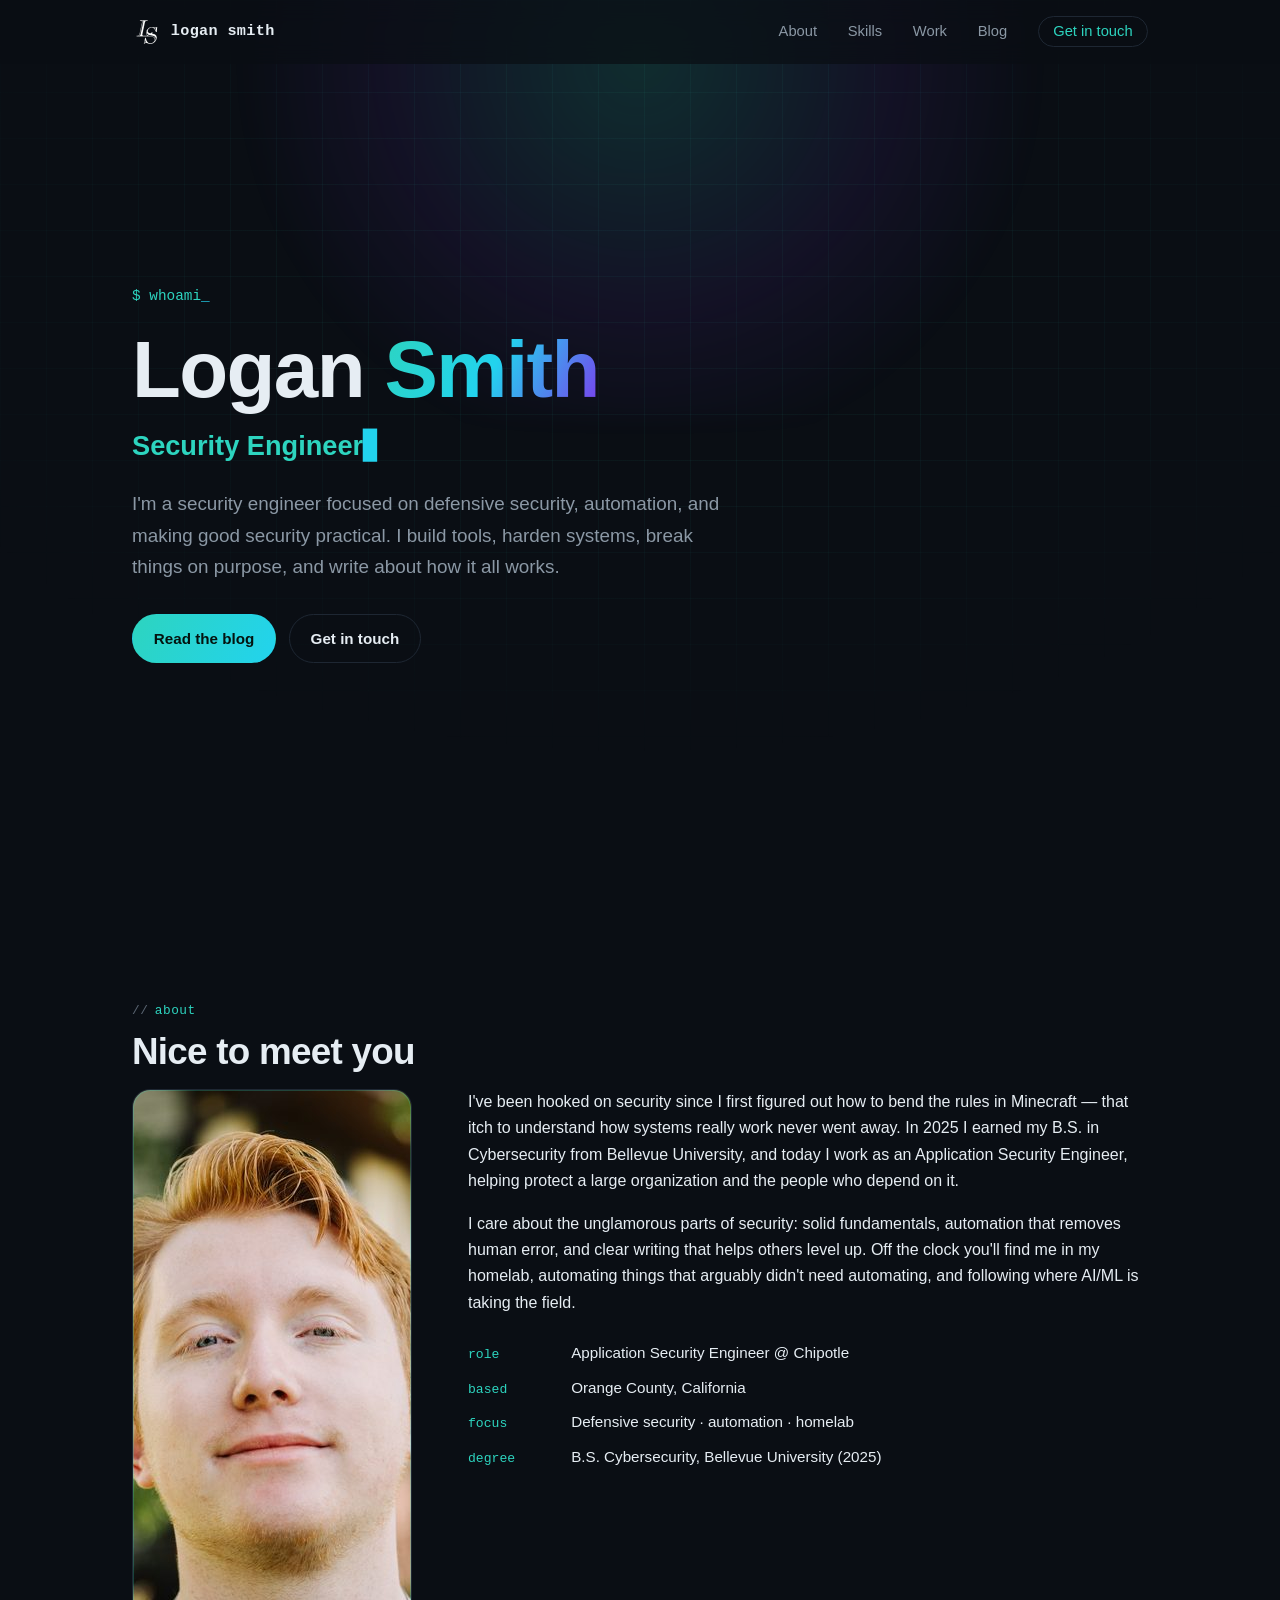
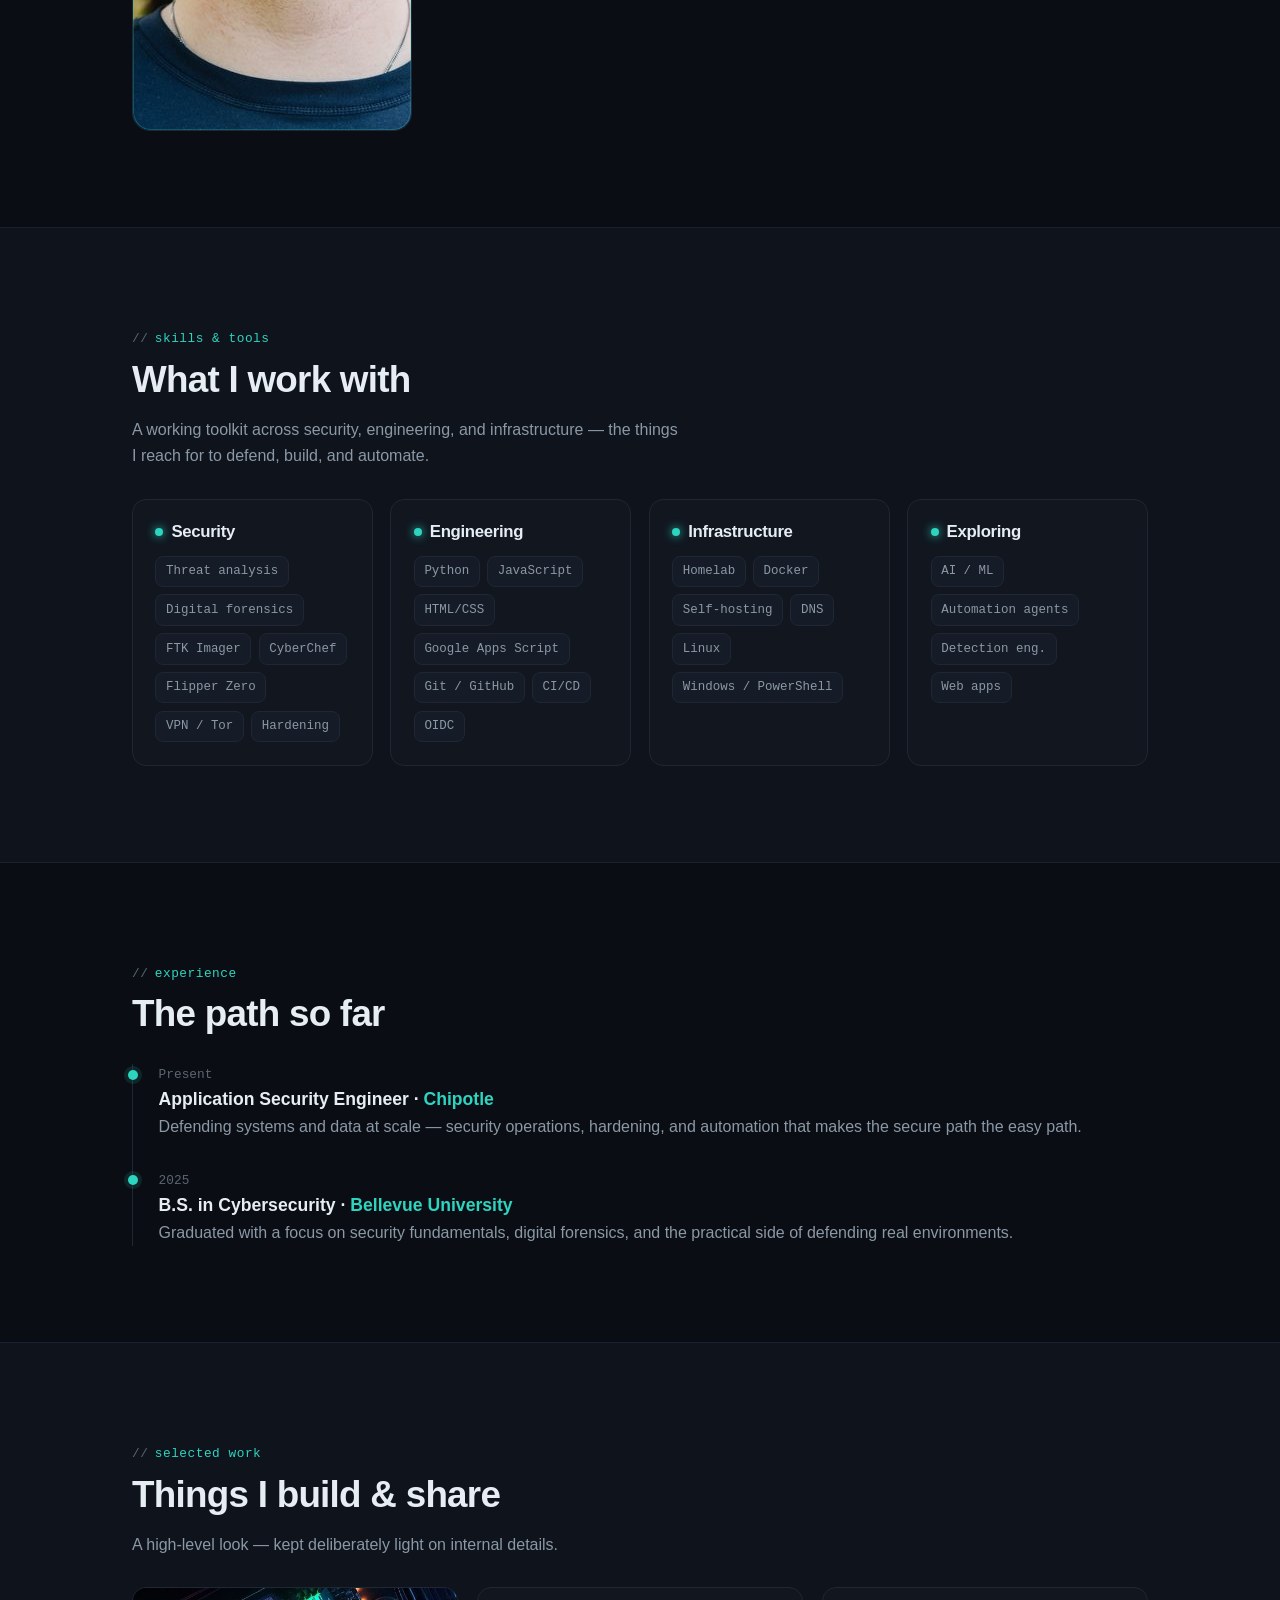
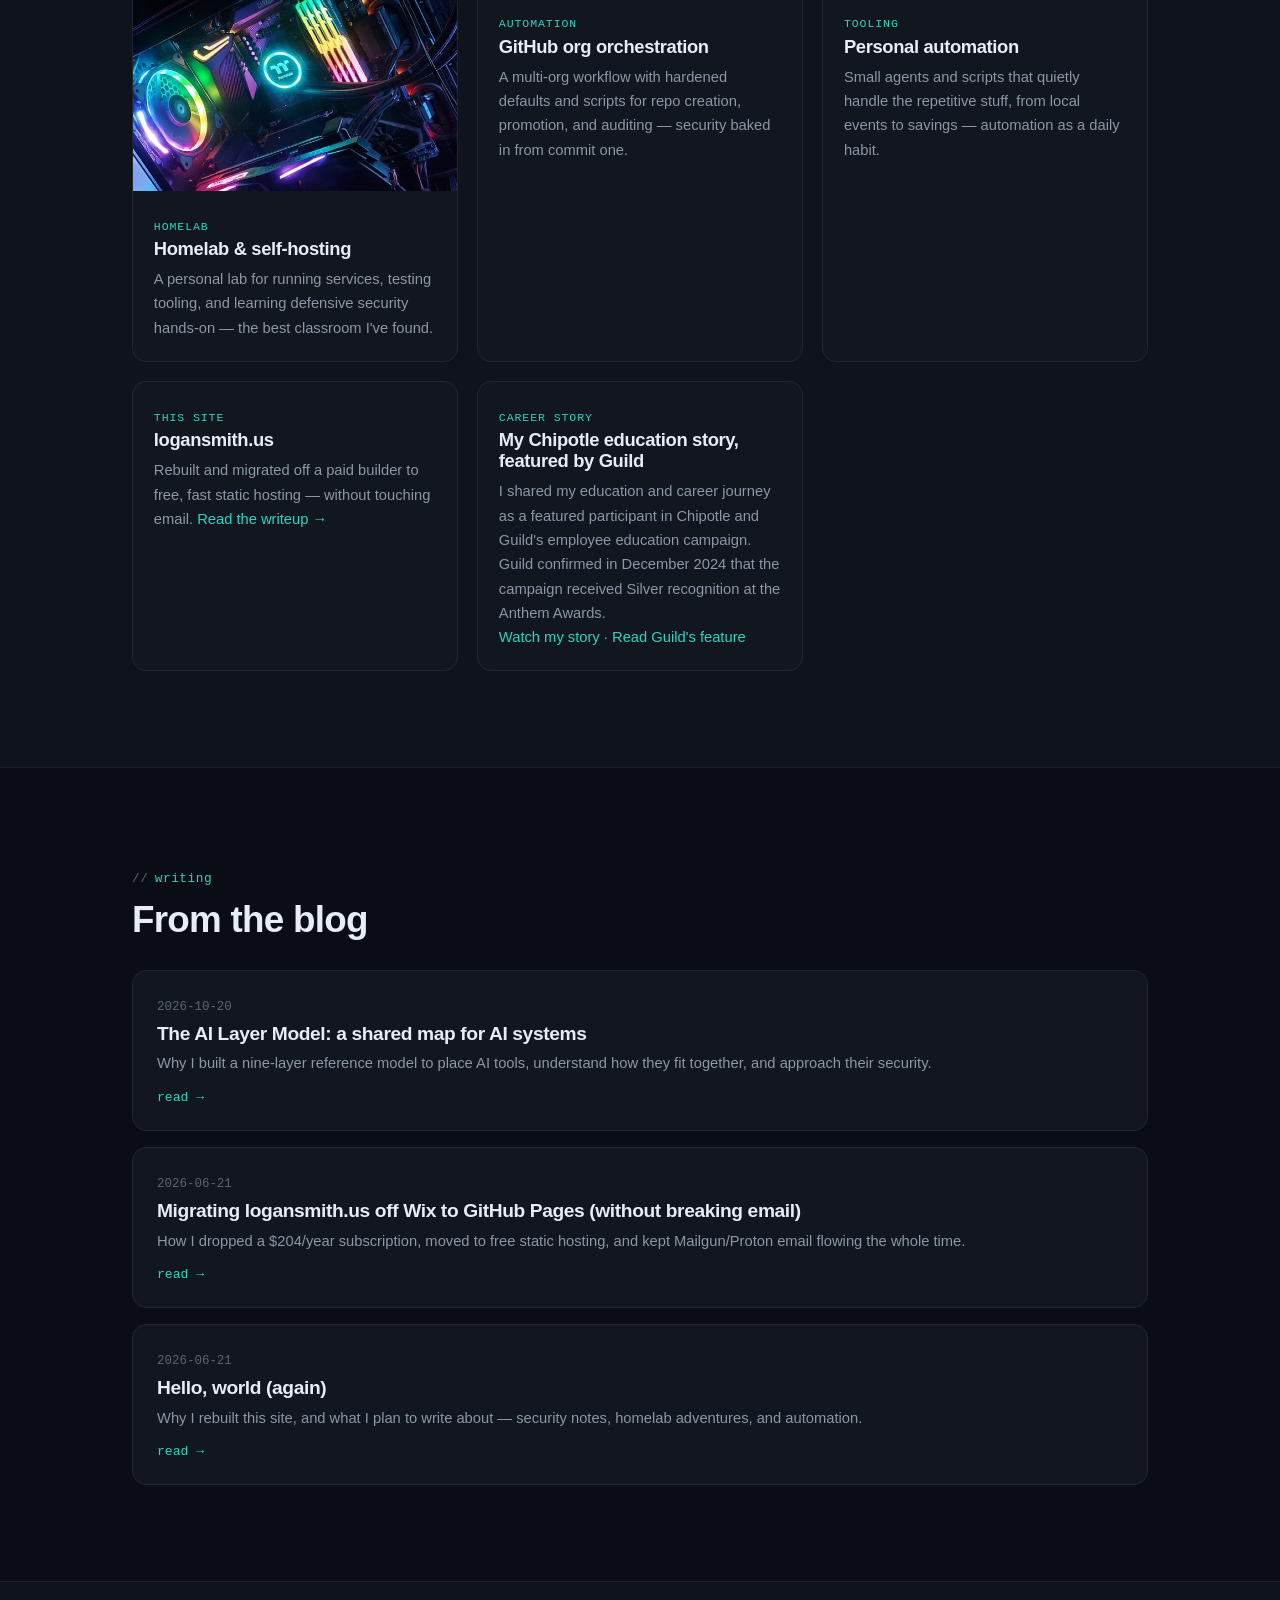
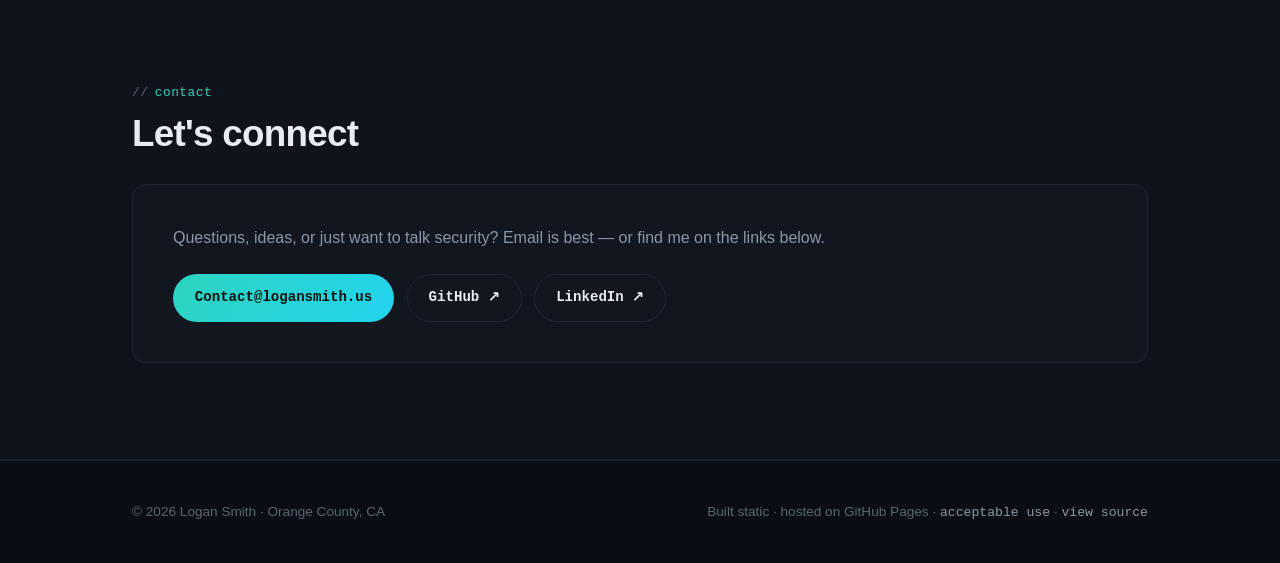
<file: index.html>
<!DOCTYPE html>
<html lang="en">
<head>
  <meta charset="UTF-8">
  <meta name="viewport" content="width=device-width, initial-scale=1.0">
  <title>Logan Smith — Security Engineer</title>
  <meta name="description" content="Logan Smith — Application Security Engineer based in Orange County, CA. Defensive security, automation, homelab, and writing about how it all works.">
  <meta name="theme-color" content="#0a0e14">
  <link rel="icon" type="image/png" href="favicon.png">
  <link rel="apple-touch-icon" href="apple-touch-icon.png">
  <link rel="manifest" href="site.webmanifest">
  <meta property="og:title" content="Logan Smith — Security Engineer">
  <meta property="og:description" content="Defensive security, automation, and homelab notes from Orange County, CA.">
  <meta property="og:type" content="website">
  <meta property="og:url" content="https://logansmith.us/">
  <meta property="og:image" content="https://logansmith.us/profile.jpg">
  <meta property="og:image:alt" content="Portrait of Logan Smith">
  <meta name="twitter:card" content="summary">
  <link rel="canonical" href="https://logansmith.us/">
  <link rel="alternate" type="application/rss+xml" title="Logan Smith — Blog" href="https://logansmith.us/feed.xml">
  <link rel="describedby" type="text/markdown" href="https://logansmith.us/llms.txt">
  <link rel="stylesheet" href="style.css?v=2">
  <script type="application/ld+json">
  {
    "@context": "https://schema.org",
    "@type": "Person",
    "name": "Logan Smith",
    "url": "https://logansmith.us/",
    "image": "https://logansmith.us/profile.jpg",
    "jobTitle": "Application Security Engineer",
    "email": "mailto:Contact@logansmith.us",
    "homeLocation": { "@type": "Place", "name": "Orange County, California" },
    "sameAs": [
      "https://github.com/Logans415",
      "https://www.linkedin.com/in/certified-nerd/"
    ]
  }
  </script>
</head>
<body>
  <header class="site-header" id="header">
    <nav class="nav" aria-label="Primary">
      <a class="brand" href="/" aria-label="Logan Smith home">
        <img src="ls-logo.png" alt="">
        <span>logan&nbsp;smith</span>
      </a>
      <button class="nav-toggle" id="navToggle" aria-label="Toggle menu" aria-expanded="false" aria-controls="navLinks">
        <svg width="24" height="24" viewBox="0 0 24 24" fill="none" stroke="currentColor" stroke-width="2" stroke-linecap="round"><line x1="3" y1="6" x2="21" y2="6"/><line x1="3" y1="12" x2="21" y2="12"/><line x1="3" y1="18" x2="21" y2="18"/></svg>
      </button>
      <ul class="nav-links" id="navLinks">
        <li><a href="#about">About</a></li>
        <li><a href="#skills">Skills</a></li>
        <li><a href="#work">Work</a></li>
        <li><a href="blog.html">Blog</a></li>
        <li><a class="nav-cta" href="#contact">Get in touch</a></li>
      </ul>
    </nav>
  </header>

  <main>
    <!-- HERO -->
    <section class="hero" id="top">
      <div class="hero-bg" aria-hidden="true"></div>
      <div class="container">
        <p class="hero-kicker">$ whoami<span class="blink">_</span></p>
        <h1>Logan <span class="grad">Smith</span></h1>
        <div class="typed-wrap"><span class="typed" id="typed"></span><span class="cursor">▋</span></div>
        <p class="lead">I'm a security engineer focused on defensive security, automation, and making good security practical. I build tools, harden systems, break things on purpose, and write about how it all works.</p>
        <div class="hero-actions">
          <a class="btn btn-primary" href="blog.html">Read the blog</a>
          <a class="btn btn-ghost" href="#contact">Get in touch</a>
        </div>
      </div>
    </section>

    <!-- ABOUT -->
    <section id="about">
      <div class="container">
        <p class="label">about</p>
        <h2>Nice to meet you</h2>
        <div class="about-grid reveal">
          <div class="headshot"><img src="profile.jpg" alt="Portrait of Logan Smith" width="640" height="640"></div>
          <div class="about-body">
            <p>I've been hooked on security since I first figured out how to bend the rules in Minecraft — that itch to understand how systems really work never went away. In 2025 I earned my B.S. in Cybersecurity from Bellevue University, and today I work as an Application Security Engineer, helping protect a large organization and the people who depend on it.</p>
            <p>I care about the unglamorous parts of security: solid fundamentals, automation that removes human error, and clear writing that helps others level up. Off the clock you'll find me in my homelab, automating things that arguably didn't need automating, and following where AI/ML is taking the field.</p>
            <ul class="facts">
              <li><span class="k">role</span><span>Application Security Engineer @ Chipotle</span></li>
              <li><span class="k">based</span><span>Orange County, California</span></li>
              <li><span class="k">focus</span><span>Defensive security · automation · homelab</span></li>
              <li><span class="k">degree</span><span>B.S. Cybersecurity, Bellevue University (2025)</span></li>
            </ul>
          </div>
        </div>
      </div>
    </section>

    <!-- SKILLS -->
    <section id="skills" class="section-soft">
      <div class="container">
        <p class="label">skills &amp; tools</p>
        <h2>What I work with</h2>
        <p class="lead-2">A working toolkit across security, engineering, and infrastructure — the things I reach for to defend, build, and automate.</p>
        <div class="skill-groups">
          <div class="skill-card reveal">
            <h3><span class="dot"></span>Security</h3>
            <div class="chips">
              <span class="chip">Threat analysis</span><span class="chip">Digital forensics</span><span class="chip">FTK Imager</span><span class="chip">CyberChef</span><span class="chip">Flipper Zero</span><span class="chip">VPN / Tor</span><span class="chip">Hardening</span>
            </div>
          </div>
          <div class="skill-card reveal">
            <h3><span class="dot"></span>Engineering</h3>
            <div class="chips">
              <span class="chip">Python</span><span class="chip">JavaScript</span><span class="chip">HTML/CSS</span><span class="chip">Google Apps Script</span><span class="chip">Git / GitHub</span><span class="chip">CI/CD</span><span class="chip">OIDC</span>
            </div>
          </div>
          <div class="skill-card reveal">
            <h3><span class="dot"></span>Infrastructure</h3>
            <div class="chips">
              <span class="chip">Homelab</span><span class="chip">Docker</span><span class="chip">Self-hosting</span><span class="chip">DNS</span><span class="chip">Linux</span><span class="chip">Windows / PowerShell</span>
            </div>
          </div>
          <div class="skill-card reveal">
            <h3><span class="dot"></span>Exploring</h3>
            <div class="chips">
              <span class="chip">AI / ML</span><span class="chip">Automation agents</span><span class="chip">Detection eng.</span><span class="chip">Web apps</span>
            </div>
          </div>
        </div>
      </div>
    </section>

    <!-- EXPERIENCE -->
    <section id="experience">
      <div class="container">
        <p class="label">experience</p>
        <h2>The path so far</h2>
        <div class="timeline reveal">
          <div class="tl-item">
            <div class="tl-when">Present</div>
            <div class="tl-role">Application Security Engineer · <span class="tl-org">Chipotle</span></div>
            <p class="muted">Defending systems and data at scale — security operations, hardening, and automation that makes the secure path the easy path.</p>
          </div>
          <div class="tl-item">
            <div class="tl-when">2025</div>
            <div class="tl-role">B.S. in Cybersecurity · <span class="tl-org">Bellevue University</span></div>
            <p class="muted">Graduated with a focus on security fundamentals, digital forensics, and the practical side of defending real environments.</p>
          </div>
        </div>
      </div>
    </section>

    <!-- WORK -->
    <section id="work" class="section-soft">
      <div class="container">
        <p class="label">selected work</p>
        <h2>Things I build &amp; share</h2>
        <p class="lead-2">A high-level look — kept deliberately light on internal details.</p>
        <div class="work-grid">
          <article class="work-card reveal">
            <div class="thumb"><img src="hero.jpg" alt="A custom RGB-lit PC and homelab build" loading="lazy"></div>
            <div class="body">
              <span class="work-tag">Homelab</span>
              <h3>Homelab &amp; self-hosting</h3>
              <p>A personal lab for running services, testing tooling, and learning defensive security hands-on — the best classroom I've found.</p>
            </div>
          </article>
          <article class="work-card reveal">
            <div class="body">
              <span class="work-tag">Automation</span>
              <h3>GitHub org orchestration</h3>
              <p>A multi-org workflow with hardened defaults and scripts for repo creation, promotion, and auditing — security baked in from commit one.</p>
            </div>
          </article>
          <article class="work-card reveal">
            <div class="body">
              <span class="work-tag">Tooling</span>
              <h3>Personal automation</h3>
              <p>Small agents and scripts that quietly handle the repetitive stuff, from local events to savings — automation as a daily habit.</p>
            </div>
          </article>
          <article class="work-card reveal">
            <div class="body">
              <span class="work-tag">This site</span>
              <h3>logansmith.us</h3>
              <p>Rebuilt and migrated off a paid builder to free, fast static hosting — without touching email. <a href="post-wix-to-github.html">Read the writeup →</a></p>
            </div>
          </article>
          <article class="work-card reveal">
            <div class="body">
              <span class="work-tag">Career story</span>
              <h3>My Chipotle education story, featured by Guild</h3>
              <p>I shared my education and career journey as a featured participant in Chipotle and Guild's employee education campaign. Guild confirmed in December 2024 that the campaign received Silver recognition at the Anthem Awards.</p>
              <p><a href="https://www.linkedin.com/feed/update/urn:li:share:7138941883589820416/">Watch my story</a> &middot; <a href="https://guild.com/insights/employee-education-transform-your-workforce">Read Guild's feature</a></p>
            </div>
          </article>
        </div>
      </div>
    </section>

    <!-- BLOG TEASER -->
    <section id="blog">
      <div class="container">
        <p class="label">writing</p>
        <h2>From the blog</h2>
        <div class="post-list">
          <a class="post-item reveal" href="post-ai-layer-model.html">
            <span class="date">2026-10-20</span>
            <h3>The AI Layer Model: a shared map for AI systems</h3>
            <p>Why I built a nine-layer reference model to place AI tools, understand how they fit together, and approach their security.</p>
            <span class="more">read →</span>
          </a>
          <a class="post-item reveal" href="post-wix-to-github.html">
            <span class="date">2026-06-21</span>
            <h3>Migrating logansmith.us off Wix to GitHub Pages (without breaking email)</h3>
            <p>How I dropped a $204/year subscription, moved to free static hosting, and kept Mailgun/Proton email flowing the whole time.</p>
            <span class="more">read →</span>
          </a>
          <a class="post-item reveal" href="post-welcome.html">
            <span class="date">2026-06-21</span>
            <h3>Hello, world (again)</h3>
            <p>Why I rebuilt this site, and what I plan to write about — security notes, homelab adventures, and automation.</p>
            <span class="more">read →</span>
          </a>
        </div>
      </div>
    </section>

    <!-- CONTACT -->
    <section id="contact" class="section-soft">
      <div class="container">
        <p class="label">contact</p>
        <h2>Let's connect</h2>
        <div class="contact-card reveal">
          <p class="muted">Questions, ideas, or just want to talk security? Email is best — or find me on the links below.</p>
          <div class="contact-actions">
            <a class="btn btn-primary" href="mailto:Contact@logansmith.us">Contact@logansmith.us</a>
            <a class="btn btn-ghost" href="https://github.com/Logans415" target="_blank" rel="noopener">GitHub ↗</a>
            <a class="btn btn-ghost" href="https://www.linkedin.com/in/certified-nerd/" target="_blank" rel="noopener">LinkedIn ↗</a>
          </div>
        </div>
      </div>
    </section>
  </main>

  <footer class="site-footer">
    <div class="container">
      <span>© <span id="year"></span> Logan Smith · Orange County, CA</span>
      <span>Built static · hosted on GitHub Pages · <a href="/acceptable-use.html">acceptable use</a> · <a href="https://github.com/Logans415/logansmith-us" target="_blank" rel="noopener">view source</a></span>
    </div>
  </footer>

  <script src="script.js?v=2"></script>
</body>
</html>
</file>
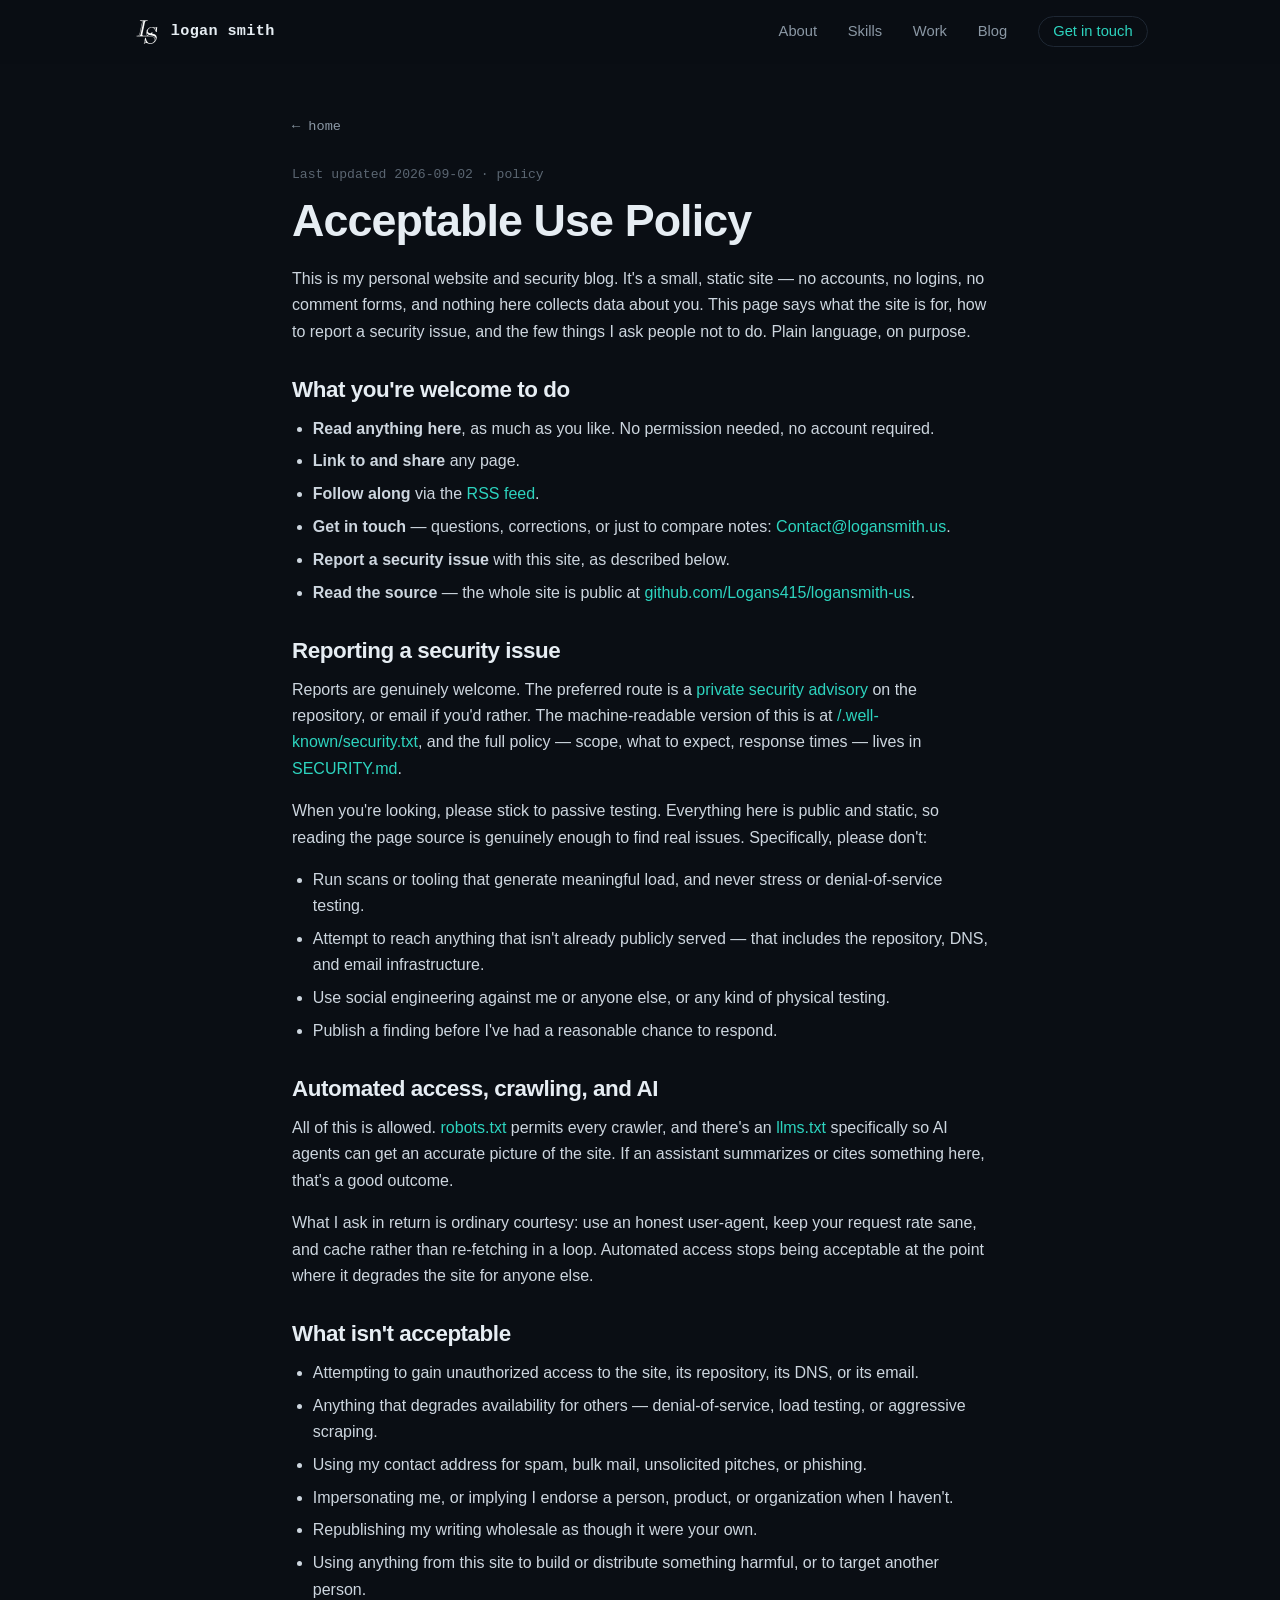
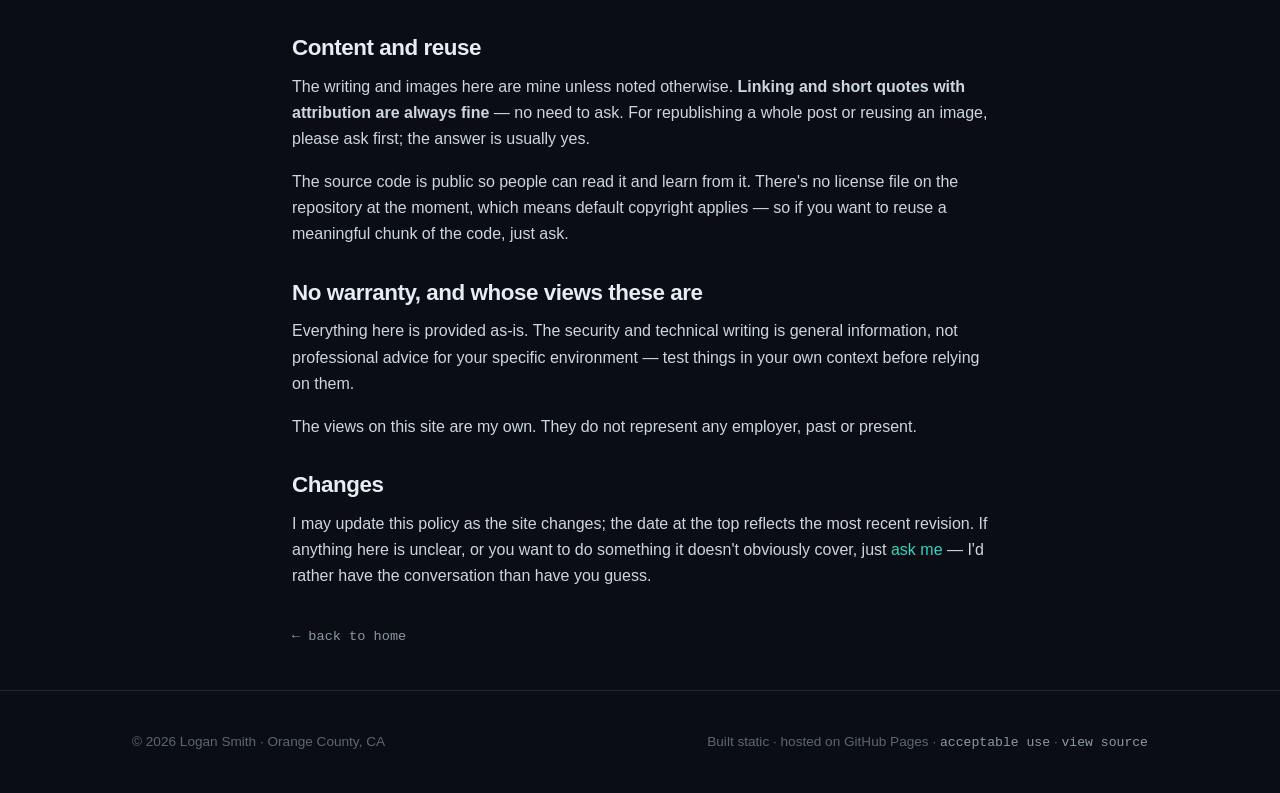
<file: acceptable-use.html>
<!DOCTYPE html>
<html lang="en">
<head>
  <meta charset="UTF-8">
  <meta name="viewport" content="width=device-width, initial-scale=1.0">
  <title>Acceptable Use Policy — Logan Smith</title>
  <meta name="description" content="What logansmith.us is for, how to report a security issue, and the few things I ask people not to do.">
  <meta name="theme-color" content="#0a0e14">
  <link rel="icon" type="image/png" href="favicon.png">
  <link rel="apple-touch-icon" href="apple-touch-icon.png">
  <link rel="manifest" href="site.webmanifest">
  <meta property="og:title" content="Acceptable Use Policy — Logan Smith">
  <meta property="og:description" content="What logansmith.us is for, how to report a security issue, and the few things I ask people not to do.">
  <meta property="og:type" content="article">
  <meta property="og:url" content="https://logansmith.us/acceptable-use.html">
  <meta property="og:image" content="https://logansmith.us/profile.jpg">
  <meta name="twitter:card" content="summary">
  <link rel="canonical" href="https://logansmith.us/acceptable-use.html">
  <link rel="alternate" type="application/rss+xml" title="Logan Smith — Blog" href="https://logansmith.us/feed.xml">
  <link rel="describedby" type="text/markdown" href="https://logansmith.us/llms.txt">
  <link rel="stylesheet" href="style.css?v=2">
</head>
<body>
  <header class="site-header" id="header">
    <nav class="nav" aria-label="Primary">
      <a class="brand" href="/" aria-label="Logan Smith home"><img src="ls-logo.png" alt=""><span>logan&nbsp;smith</span></a>
      <button class="nav-toggle" id="navToggle" aria-label="Toggle menu" aria-expanded="false" aria-controls="navLinks">
        <svg width="24" height="24" viewBox="0 0 24 24" fill="none" stroke="currentColor" stroke-width="2" stroke-linecap="round"><line x1="3" y1="6" x2="21" y2="6"/><line x1="3" y1="12" x2="21" y2="12"/><line x1="3" y1="18" x2="21" y2="18"/></svg>
      </button>
      <ul class="nav-links" id="navLinks">
        <li><a href="index.html#about">About</a></li>
        <li><a href="index.html#skills">Skills</a></li>
        <li><a href="index.html#work">Work</a></li>
        <li><a href="blog.html">Blog</a></li>
        <li><a class="nav-cta" href="index.html#contact">Get in touch</a></li>
      </ul>
    </nav>
  </header>

  <main class="page-top">
    <article class="article container">
      <a class="back-link" href="/">← home</a>
      <p class="meta">Last updated 2026-09-02 · policy</p>
      <h1>Acceptable Use Policy</h1>

      <p>This is my personal website and security blog. It's a small, static site — no accounts, no logins, no comment forms, and nothing here collects data about you. This page says what the site is for, how to report a security issue, and the few things I ask people not to do. Plain language, on purpose.</p>

      <h2>What you're welcome to do</h2>
      <ul>
        <li><strong>Read anything here</strong>, as much as you like. No permission needed, no account required.</li>
        <li><strong>Link to and share</strong> any page.</li>
        <li><strong>Follow along</strong> via the <a href="feed.xml">RSS feed</a>.</li>
        <li><strong>Get in touch</strong> — questions, corrections, or just to compare notes: <a href="mailto:Contact@logansmith.us">Contact@logansmith.us</a>.</li>
        <li><strong>Report a security issue</strong> with this site, as described below.</li>
        <li><strong>Read the source</strong> — the whole site is public at <a href="https://github.com/Logans415/logansmith-us" target="_blank" rel="noopener">github.com/Logans415/logansmith-us</a>.</li>
      </ul>

      <h2>Reporting a security issue</h2>
      <p>Reports are genuinely welcome. The preferred route is a <a href="https://github.com/Logans415/logansmith-us/security/advisories/new" target="_blank" rel="noopener">private security advisory</a> on the repository, or email if you'd rather. The machine-readable version of this is at <a href="/.well-known/security.txt">/.well-known/security.txt</a>, and the full policy — scope, what to expect, response times — lives in <a href="https://github.com/Logans415/logansmith-us/blob/main/SECURITY.md" target="_blank" rel="noopener">SECURITY.md</a>.</p>
      <p>When you're looking, please stick to passive testing. Everything here is public and static, so reading the page source is genuinely enough to find real issues. Specifically, please don't:</p>
      <ul>
        <li>Run scans or tooling that generate meaningful load, and never stress or denial-of-service testing.</li>
        <li>Attempt to reach anything that isn't already publicly served — that includes the repository, DNS, and email infrastructure.</li>
        <li>Use social engineering against me or anyone else, or any kind of physical testing.</li>
        <li>Publish a finding before I've had a reasonable chance to respond.</li>
      </ul>

      <h2>Automated access, crawling, and AI</h2>
      <p>All of this is allowed. <a href="robots.txt">robots.txt</a> permits every crawler, and there's an <a href="llms.txt">llms.txt</a> specifically so AI agents can get an accurate picture of the site. If an assistant summarizes or cites something here, that's a good outcome.</p>
      <p>What I ask in return is ordinary courtesy: use an honest user-agent, keep your request rate sane, and cache rather than re-fetching in a loop. Automated access stops being acceptable at the point where it degrades the site for anyone else.</p>

      <h2>What isn't acceptable</h2>
      <ul>
        <li>Attempting to gain unauthorized access to the site, its repository, its DNS, or its email.</li>
        <li>Anything that degrades availability for others — denial-of-service, load testing, or aggressive scraping.</li>
        <li>Using my contact address for spam, bulk mail, unsolicited pitches, or phishing.</li>
        <li>Impersonating me, or implying I endorse a person, product, or organization when I haven't.</li>
        <li>Republishing my writing wholesale as though it were your own.</li>
        <li>Using anything from this site to build or distribute something harmful, or to target another person.</li>
      </ul>

      <h2>Content and reuse</h2>
      <p>The writing and images here are mine unless noted otherwise. <strong>Linking and short quotes with attribution are always fine</strong> — no need to ask. For republishing a whole post or reusing an image, please ask first; the answer is usually yes.</p>
      <p>The source code is public so people can read it and learn from it. There's no license file on the repository at the moment, which means default copyright applies — so if you want to reuse a meaningful chunk of the code, just ask.</p>

      <h2>No warranty, and whose views these are</h2>
      <p>Everything here is provided as-is. The security and technical writing is general information, not professional advice for your specific environment — test things in your own context before relying on them.</p>
      <p>The views on this site are my own. They do not represent any employer, past or present.</p>

      <h2>Changes</h2>
      <p>I may update this policy as the site changes; the date at the top reflects the most recent revision. If anything here is unclear, or you want to do something it doesn't obviously cover, just <a href="mailto:Contact@logansmith.us">ask me</a> — I'd rather have the conversation than have you guess.</p>

      <p style="margin-top:2rem;"><a class="back-link" href="/">← back to home</a></p>
    </article>
  </main>

  <footer class="site-footer">
    <div class="container">
      <span>© <span id="year"></span> Logan Smith · Orange County, CA</span>
      <span>Built static · hosted on GitHub Pages · <a href="/acceptable-use.html">acceptable use</a> · <a href="https://github.com/Logans415/logansmith-us" target="_blank" rel="noopener">view source</a></span>
    </div>
  </footer>
  <script src="script.js?v=2"></script>
</body>
</html>
</file>
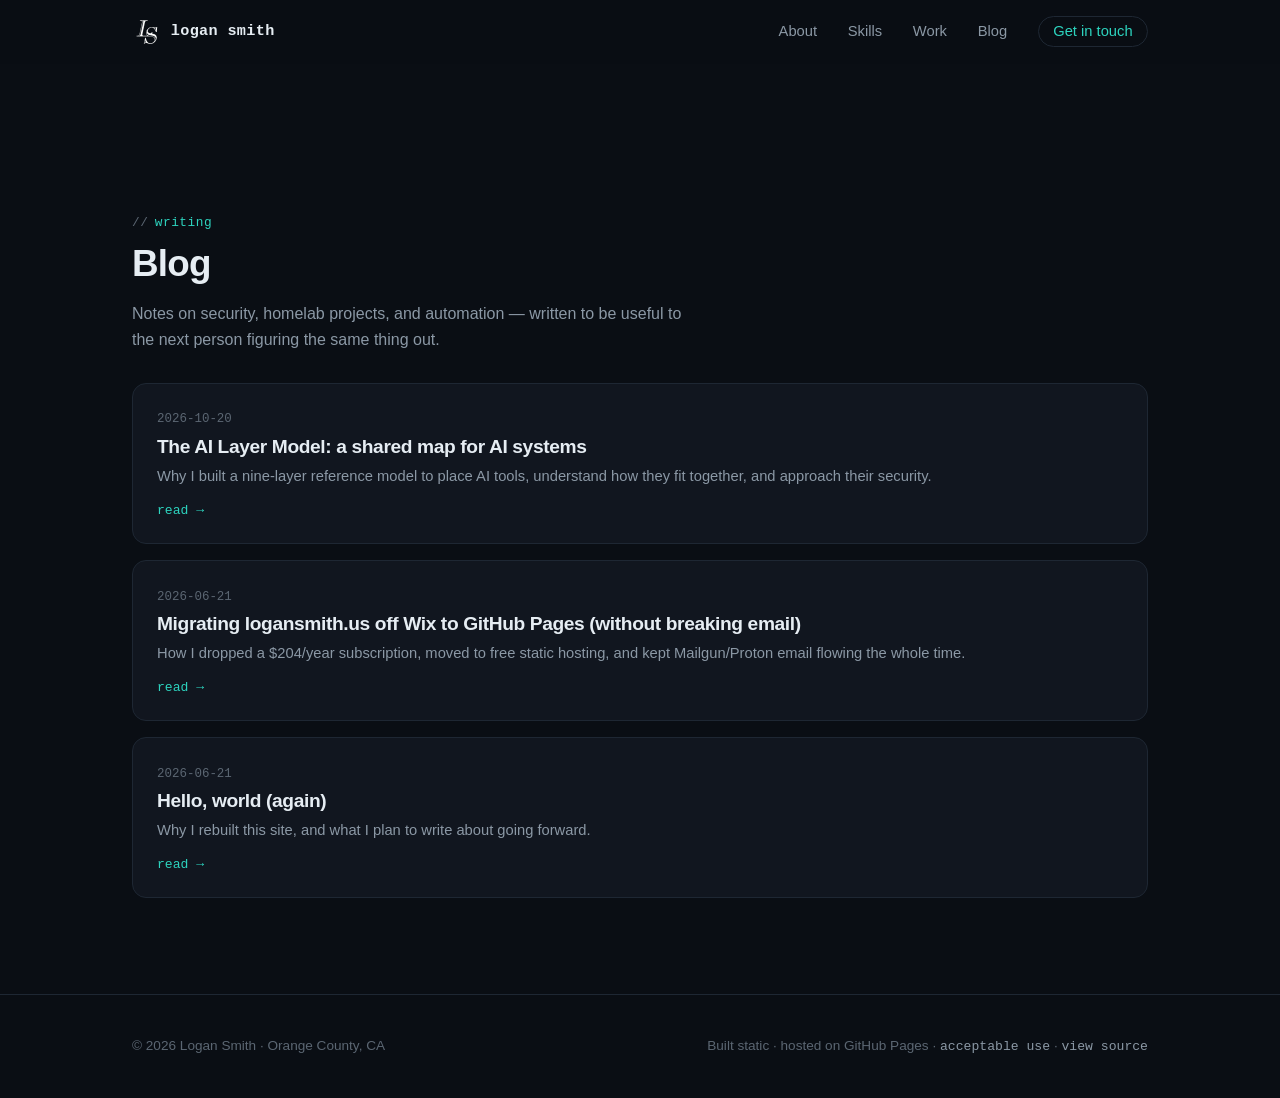
<file: blog.html>
<!DOCTYPE html>
<html lang="en">
<head>
  <meta charset="UTF-8">
  <meta name="viewport" content="width=device-width, initial-scale=1.0">
  <title>Blog — Logan Smith</title>
  <meta name="description" content="Writing on security, homelab, and automation by Logan Smith.">
  <meta name="theme-color" content="#0a0e14">
  <link rel="icon" type="image/png" href="favicon.png">
  <link rel="apple-touch-icon" href="apple-touch-icon.png">
  <link rel="manifest" href="site.webmanifest">
  <meta property="og:title" content="Blog — Logan Smith">
  <meta property="og:description" content="Writing on security, homelab, and automation by Logan Smith.">
  <meta property="og:type" content="website">
  <meta property="og:url" content="https://logansmith.us/blog.html">
  <meta property="og:image" content="https://logansmith.us/profile.jpg">
  <meta name="twitter:card" content="summary">
  <link rel="canonical" href="https://logansmith.us/blog.html">
  <link rel="alternate" type="application/rss+xml" title="Logan Smith — Blog" href="https://logansmith.us/feed.xml">
  <link rel="describedby" type="text/markdown" href="https://logansmith.us/llms.txt">
  <link rel="stylesheet" href="style.css?v=2">
</head>
<body>
  <header class="site-header" id="header">
    <nav class="nav" aria-label="Primary">
      <a class="brand" href="/" aria-label="Logan Smith home">
        <img src="ls-logo.png" alt="">
        <span>logan&nbsp;smith</span>
      </a>
      <button class="nav-toggle" id="navToggle" aria-label="Toggle menu" aria-expanded="false" aria-controls="navLinks">
        <svg width="24" height="24" viewBox="0 0 24 24" fill="none" stroke="currentColor" stroke-width="2" stroke-linecap="round"><line x1="3" y1="6" x2="21" y2="6"/><line x1="3" y1="12" x2="21" y2="12"/><line x1="3" y1="18" x2="21" y2="18"/></svg>
      </button>
      <ul class="nav-links" id="navLinks">
        <li><a href="index.html#about">About</a></li>
        <li><a href="index.html#skills">Skills</a></li>
        <li><a href="index.html#work">Work</a></li>
        <li><a href="blog.html">Blog</a></li>
        <li><a class="nav-cta" href="index.html#contact">Get in touch</a></li>
      </ul>
    </nav>
  </header>

  <main class="page-top">
    <section>
      <div class="container">
        <p class="label">writing</p>
        <h2>Blog</h2>
        <p class="lead-2">Notes on security, homelab projects, and automation — written to be useful to the next person figuring the same thing out.</p>
        <div class="post-list">
          <a class="post-item" href="post-ai-layer-model.html">
            <span class="date">2026-10-20</span>
            <h3>The AI Layer Model: a shared map for AI systems</h3>
            <p>Why I built a nine-layer reference model to place AI tools, understand how they fit together, and approach their security.</p>
            <span class="more">read →</span>
          </a>
          <a class="post-item" href="post-wix-to-github.html">
            <span class="date">2026-06-21</span>
            <h3>Migrating logansmith.us off Wix to GitHub Pages (without breaking email)</h3>
            <p>How I dropped a $204/year subscription, moved to free static hosting, and kept Mailgun/Proton email flowing the whole time.</p>
            <span class="more">read →</span>
          </a>
          <a class="post-item" href="post-welcome.html">
            <span class="date">2026-06-21</span>
            <h3>Hello, world (again)</h3>
            <p>Why I rebuilt this site, and what I plan to write about going forward.</p>
            <span class="more">read →</span>
          </a>
        </div>
      </div>
    </section>
  </main>

  <footer class="site-footer">
    <div class="container">
      <span>© <span id="year"></span> Logan Smith · Orange County, CA</span>
      <span>Built static · hosted on GitHub Pages · <a href="/acceptable-use.html">acceptable use</a> · <a href="https://github.com/Logans415/logansmith-us" target="_blank" rel="noopener">view source</a></span>
    </div>
  </footer>
  <script src="script.js?v=2"></script>
</body>
</html>
</file>
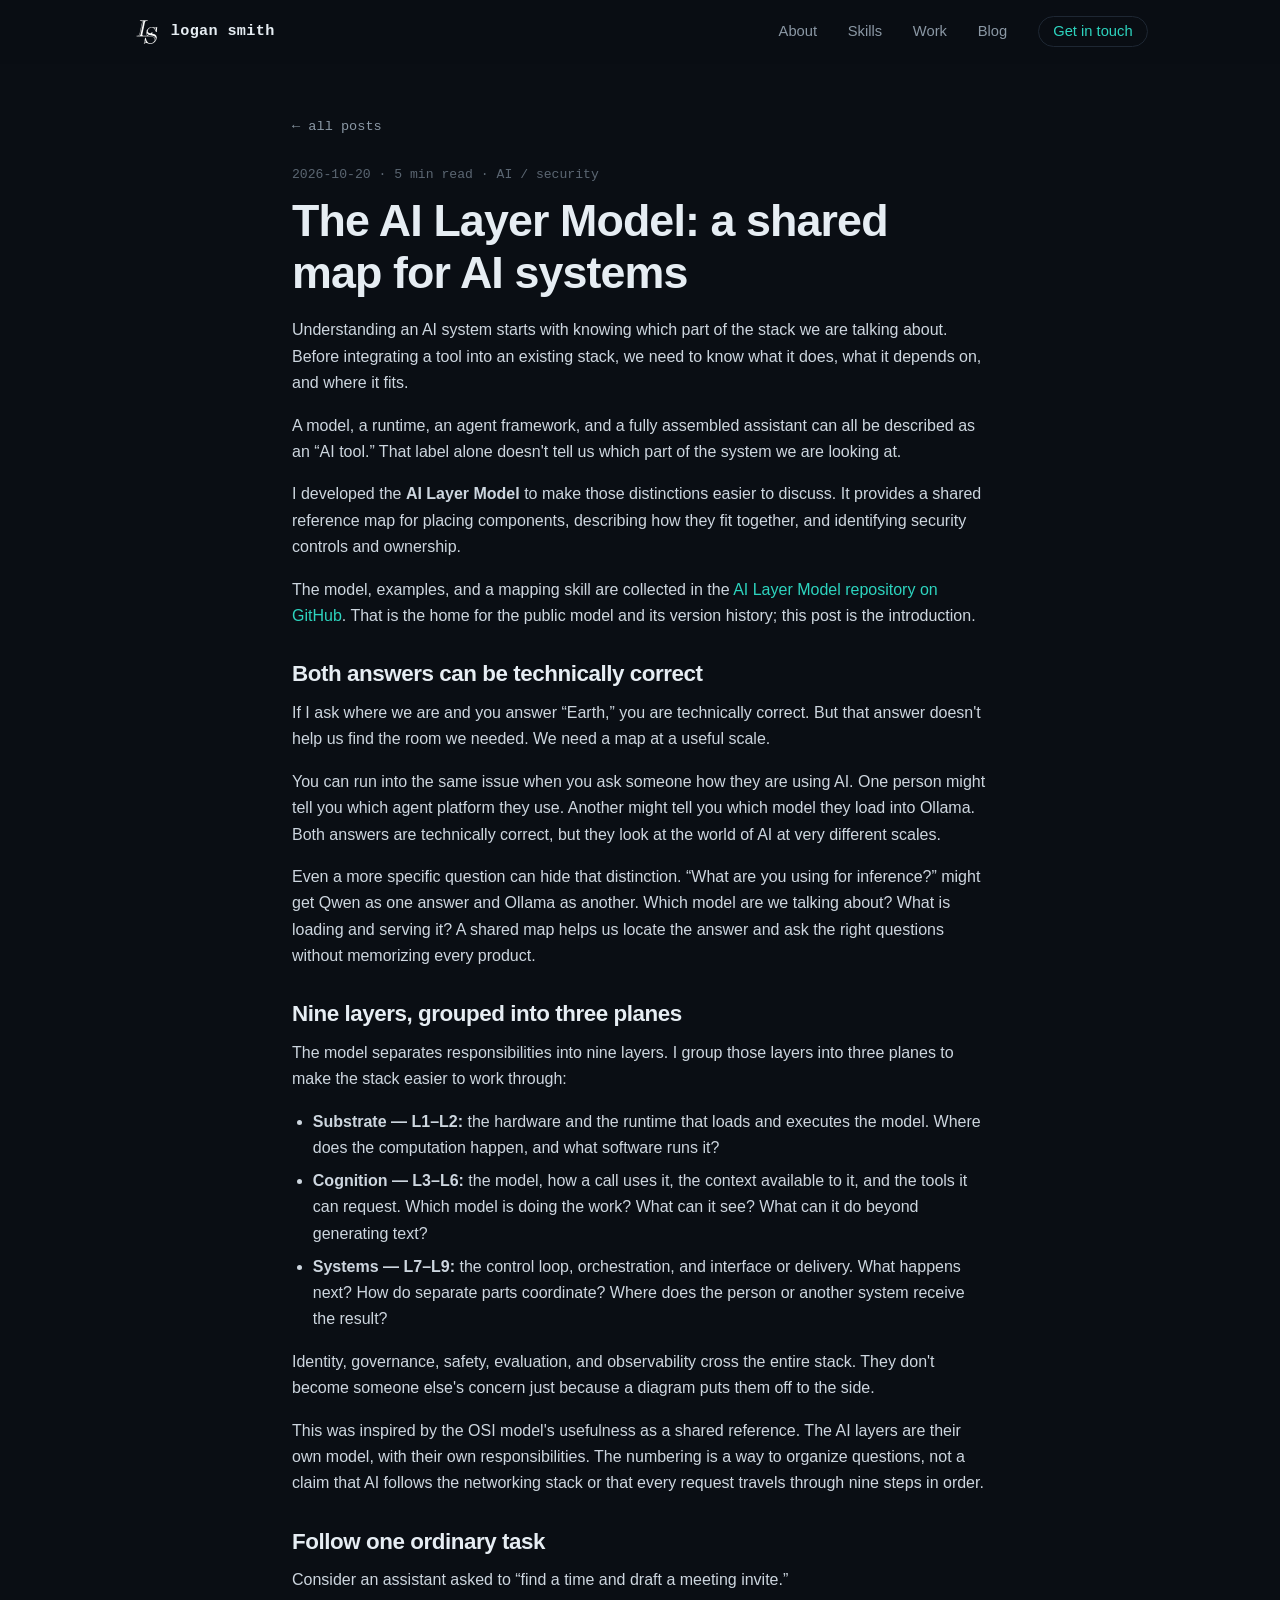
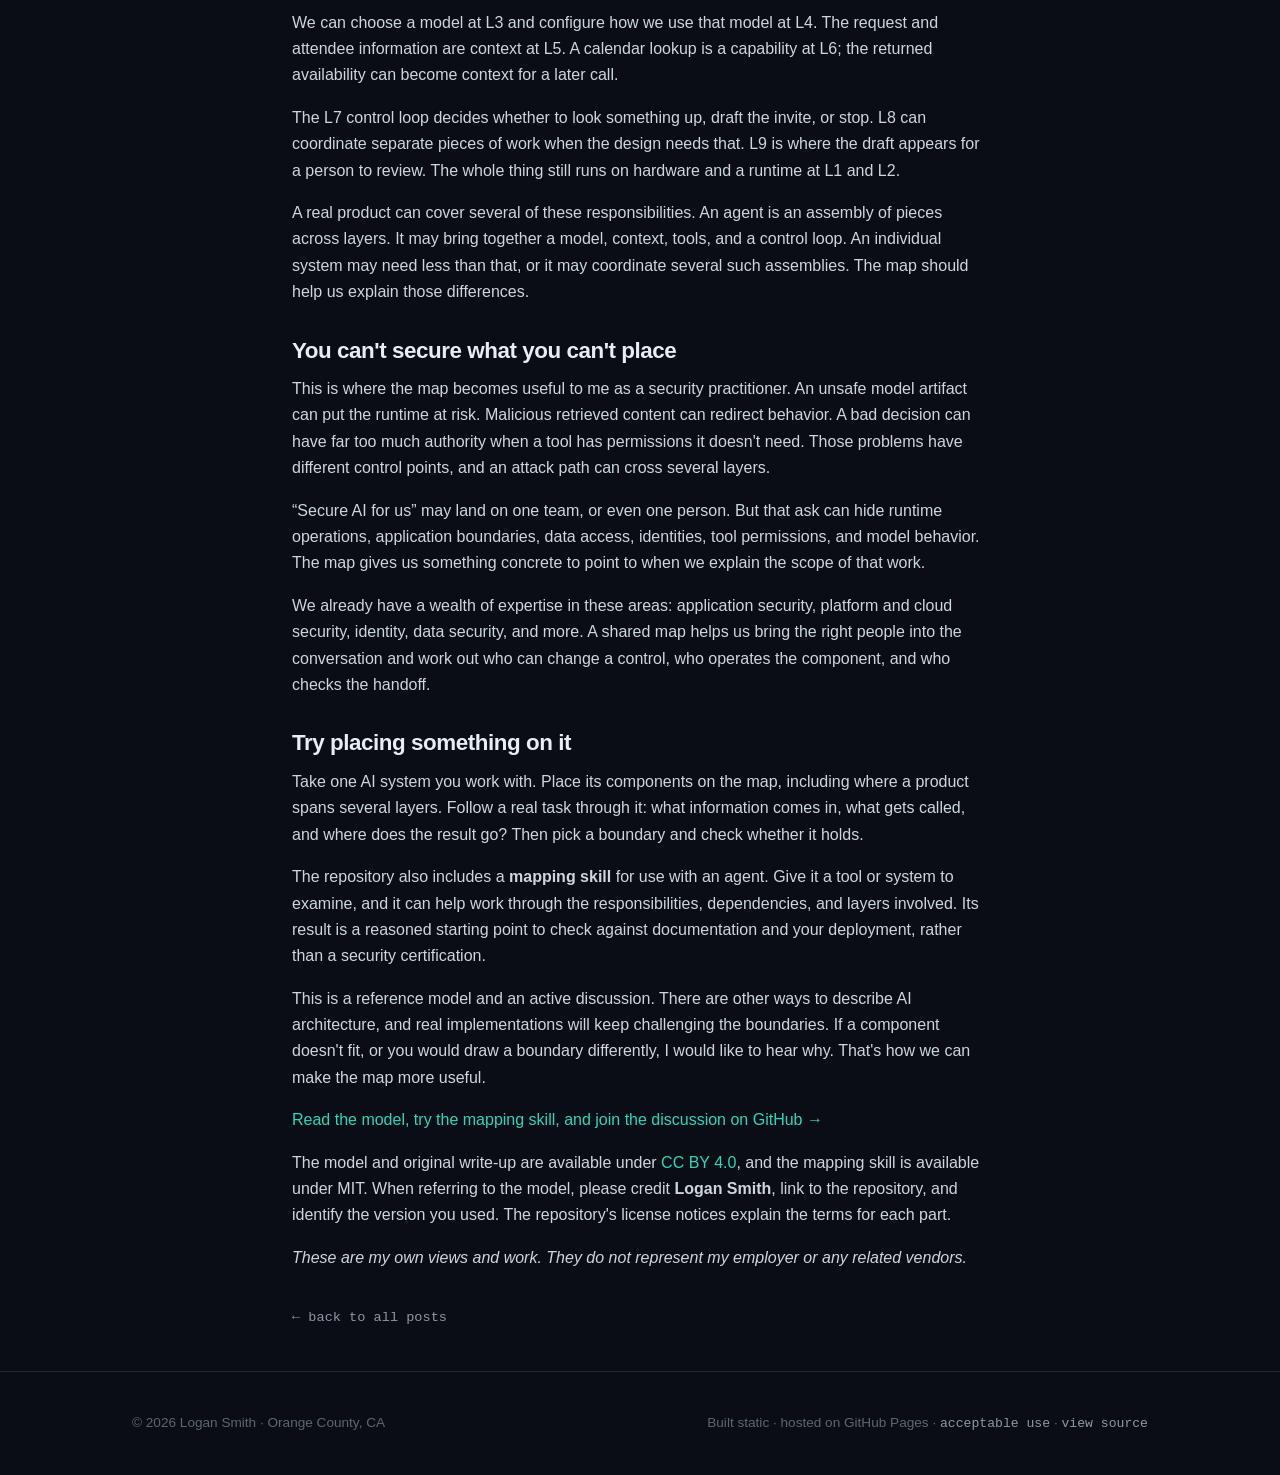
<file: post-ai-layer-model.html>
<!DOCTYPE html>
<html lang="en">
<head>
  <meta charset="UTF-8">
  <meta name="viewport" content="width=device-width, initial-scale=1.0">
  <title>The AI Layer Model: a shared map for AI systems — Logan Smith</title>
  <meta name="description" content="Why I built a nine-layer reference model to place AI tools, understand how they fit together, and approach their security.">
  <meta name="theme-color" content="#0a0e14">
  <link rel="icon" type="image/png" href="favicon.png">
  <link rel="apple-touch-icon" href="apple-touch-icon.png">
  <link rel="manifest" href="site.webmanifest">
  <meta property="og:title" content="The AI Layer Model: a shared map for AI systems">
  <meta property="og:description" content="Why I built a nine-layer reference model to place AI tools, understand how they fit together, and approach their security.">
  <meta property="og:type" content="article">
  <meta property="og:url" content="https://logansmith.us/post-ai-layer-model.html">
  <meta property="og:image" content="https://logansmith.us/profile.jpg">
  <meta name="twitter:card" content="summary">
  <link rel="canonical" href="https://logansmith.us/post-ai-layer-model.html">
  <link rel="alternate" type="application/rss+xml" title="Logan Smith — Blog" href="https://logansmith.us/feed.xml">
  <link rel="describedby" type="text/markdown" href="https://logansmith.us/llms.txt">
  <link rel="stylesheet" href="style.css?v=2">
</head>
<body>
  <header class="site-header" id="header">
    <nav class="nav" aria-label="Primary">
      <a class="brand" href="/" aria-label="Logan Smith home"><img src="ls-logo.png" alt=""><span>logan&nbsp;smith</span></a>
      <button class="nav-toggle" id="navToggle" aria-label="Toggle menu" aria-expanded="false" aria-controls="navLinks">
        <svg width="24" height="24" viewBox="0 0 24 24" fill="none" stroke="currentColor" stroke-width="2" stroke-linecap="round"><line x1="3" y1="6" x2="21" y2="6"/><line x1="3" y1="12" x2="21" y2="12"/><line x1="3" y1="18" x2="21" y2="18"/></svg>
      </button>
      <ul class="nav-links" id="navLinks">
        <li><a href="index.html#about">About</a></li>
        <li><a href="index.html#skills">Skills</a></li>
        <li><a href="index.html#work">Work</a></li>
        <li><a href="blog.html">Blog</a></li>
        <li><a class="nav-cta" href="index.html#contact">Get in touch</a></li>
      </ul>
    </nav>
  </header>

  <main class="page-top">
    <article class="article container">
      <a class="back-link" href="blog.html">← all posts</a>
      <p class="meta"><time datetime="2026-10-20">2026-10-20</time> · 5 min read · AI / security</p>
      <h1>The AI Layer Model: a shared map for AI systems</h1>

      <p>Understanding an AI system starts with knowing which part of the stack we are talking about. Before integrating a tool into an existing stack, we need to know what it does, what it depends on, and where it fits.</p>

      <p>A model, a runtime, an agent framework, and a fully assembled assistant can all be described as an “AI tool.” That label alone doesn't tell us which part of the system we are looking at.</p>

      <p>I developed the <strong>AI Layer Model</strong> to make those distinctions easier to discuss. It provides a shared reference map for placing components, describing how they fit together, and identifying security controls and ownership.</p>

      <p>The model, examples, and a mapping skill are collected in the <a href="https://github.com/Logans415/ai-layer-model">AI Layer Model repository on GitHub</a>. That is the home for the public model and its version history; this post is the introduction.</p>

      <h2>Both answers can be technically correct</h2>

      <p>If I ask where we are and you answer “Earth,” you are technically correct. But that answer doesn't help us find the room we needed. We need a map at a useful scale.</p>

      <p>You can run into the same issue when you ask someone how they are using AI. One person might tell you which agent platform they use. Another might tell you which model they load into Ollama. Both answers are technically correct, but they look at the world of AI at very different scales.</p>

      <p>Even a more specific question can hide that distinction. “What are you using for inference?” might get Qwen as one answer and Ollama as another. Which model are we talking about? What is loading and serving it? A shared map helps us locate the answer and ask the right questions without memorizing every product.</p>

      <h2>Nine layers, grouped into three planes</h2>

      <p>The model separates responsibilities into nine layers. I group those layers into three planes to make the stack easier to work through:</p>

      <ul>
        <li><strong>Substrate — L1–L2:</strong> the hardware and the runtime that loads and executes the model. Where does the computation happen, and what software runs it?</li>
        <li><strong>Cognition — L3–L6:</strong> the model, how a call uses it, the context available to it, and the tools it can request. Which model is doing the work? What can it see? What can it do beyond generating text?</li>
        <li><strong>Systems — L7–L9:</strong> the control loop, orchestration, and interface or delivery. What happens next? How do separate parts coordinate? Where does the person or another system receive the result?</li>
      </ul>

      <p>Identity, governance, safety, evaluation, and observability cross the entire stack. They don't become someone else's concern just because a diagram puts them off to the side.</p>

      <p>This was inspired by the OSI model's usefulness as a shared reference. The AI layers are their own model, with their own responsibilities. The numbering is a way to organize questions, not a claim that AI follows the networking stack or that every request travels through nine steps in order.</p>

      <h2>Follow one ordinary task</h2>

      <p>Consider an assistant asked to “find a time and draft a meeting invite.”</p>

      <p>We can choose a model at L3 and configure how we use that model at L4. The request and attendee information are context at L5. A calendar lookup is a capability at L6; the returned availability can become context for a later call.</p>

      <p>The L7 control loop decides whether to look something up, draft the invite, or stop. L8 can coordinate separate pieces of work when the design needs that. L9 is where the draft appears for a person to review. The whole thing still runs on hardware and a runtime at L1 and L2.</p>

      <p>A real product can cover several of these responsibilities. An agent is an assembly of pieces across layers. It may bring together a model, context, tools, and a control loop. An individual system may need less than that, or it may coordinate several such assemblies. The map should help us explain those differences.</p>

      <h2>You can't secure what you can't place</h2>

      <p>This is where the map becomes useful to me as a security practitioner. An unsafe model artifact can put the runtime at risk. Malicious retrieved content can redirect behavior. A bad decision can have far too much authority when a tool has permissions it doesn't need. Those problems have different control points, and an attack path can cross several layers.</p>

      <p>“Secure AI for us” may land on one team, or even one person. But that ask can hide runtime operations, application boundaries, data access, identities, tool permissions, and model behavior. The map gives us something concrete to point to when we explain the scope of that work.</p>

      <p>We already have a wealth of expertise in these areas: application security, platform and cloud security, identity, data security, and more. A shared map helps us bring the right people into the conversation and work out who can change a control, who operates the component, and who checks the handoff.</p>

      <h2>Try placing something on it</h2>

      <p>Take one AI system you work with. Place its components on the map, including where a product spans several layers. Follow a real task through it: what information comes in, what gets called, and where does the result go? Then pick a boundary and check whether it holds.</p>

      <p>The repository also includes a <strong>mapping skill</strong> for use with an agent. Give it a tool or system to examine, and it can help work through the responsibilities, dependencies, and layers involved. Its result is a reasoned starting point to check against documentation and your deployment, rather than a security certification.</p>

      <p>This is a reference model and an active discussion. There are other ways to describe AI architecture, and real implementations will keep challenging the boundaries. If a component doesn't fit, or you would draw a boundary differently, I would like to hear why. That's how we can make the map more useful.</p>

      <p><a href="https://github.com/Logans415/ai-layer-model">Read the model, try the mapping skill, and join the discussion on GitHub →</a></p>

      <p>The model and original write-up are available under <a href="https://creativecommons.org/licenses/by/4.0/" rel="license">CC BY 4.0</a>, and the mapping skill is available under MIT. When referring to the model, please credit <strong>Logan Smith</strong>, link to the repository, and identify the version you used. The repository's license notices explain the terms for each part.</p>

      <p><em>These are my own views and work. They do not represent my employer or any related vendors.</em></p>

      <p style="margin-top:2rem;"><a class="back-link" href="blog.html">← back to all posts</a></p>
    </article>
  </main>

  <footer class="site-footer">
    <div class="container">
      <span>© <span id="year"></span> Logan Smith · Orange County, CA</span>
      <span>Built static · hosted on GitHub Pages · <a href="/acceptable-use.html">acceptable use</a> · <a href="https://github.com/Logans415/logansmith-us" target="_blank" rel="noopener">view source</a></span>
    </div>
  </footer>
  <script src="script.js?v=2"></script>
</body>
</html>
</file>
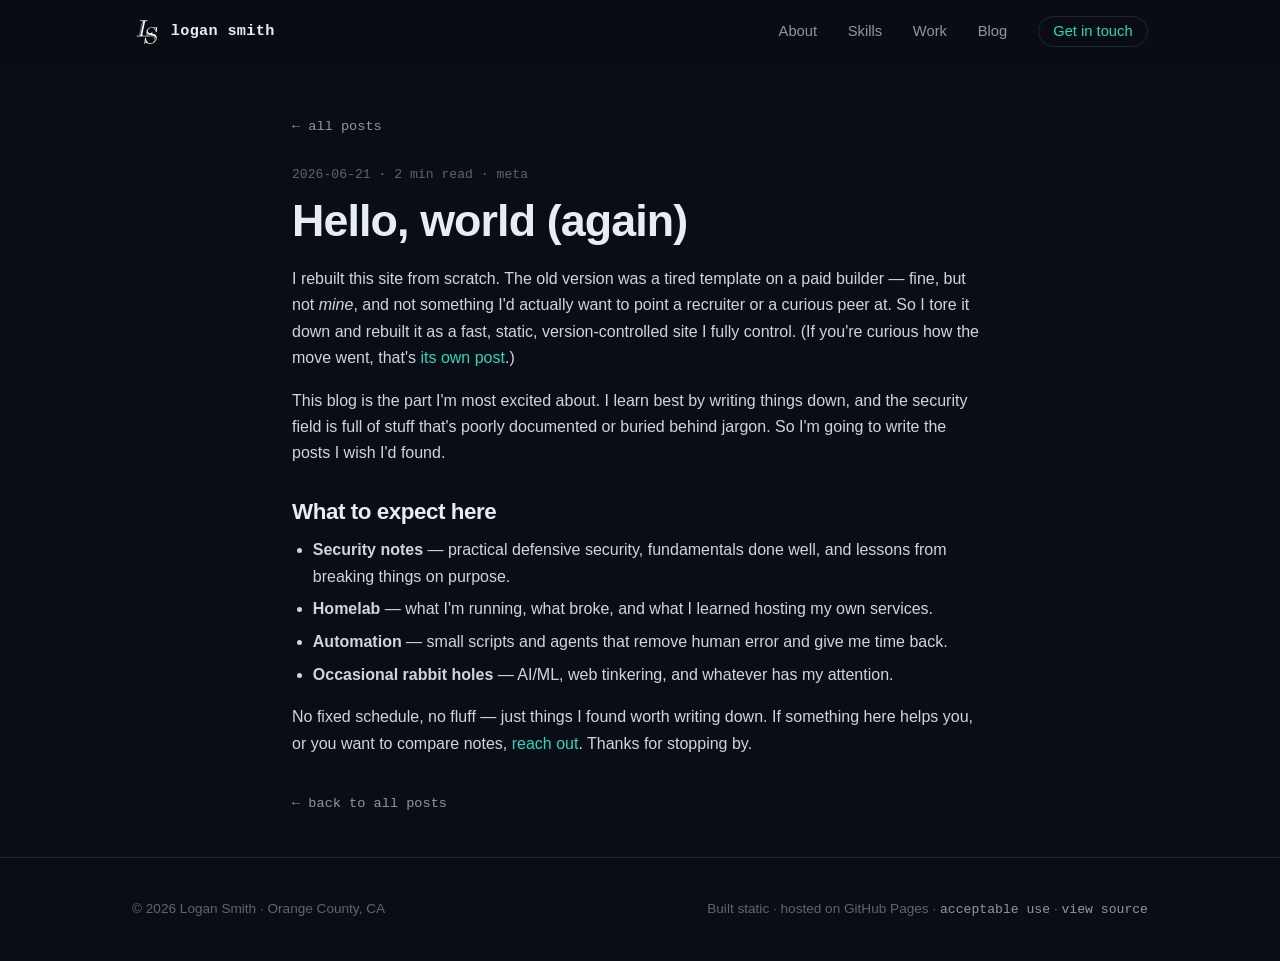
<file: post-welcome.html>
<!DOCTYPE html>
<html lang="en">
<head>
  <meta charset="UTF-8">
  <meta name="viewport" content="width=device-width, initial-scale=1.0">
  <title>Hello, world (again) — Logan Smith</title>
  <meta name="description" content="Why I rebuilt logansmith.us and what I plan to write about.">
  <meta name="theme-color" content="#0a0e14">
  <link rel="icon" type="image/png" href="favicon.png">
  <link rel="apple-touch-icon" href="apple-touch-icon.png">
  <link rel="manifest" href="site.webmanifest">
  <meta property="og:title" content="Hello, world (again)">
  <meta property="og:description" content="Why I rebuilt logansmith.us and what I plan to write about.">
  <meta property="og:type" content="article">
  <meta property="og:url" content="https://logansmith.us/post-welcome.html">
  <meta property="og:image" content="https://logansmith.us/profile.jpg">
  <meta name="twitter:card" content="summary">
  <link rel="canonical" href="https://logansmith.us/post-welcome.html">
  <link rel="alternate" type="application/rss+xml" title="Logan Smith — Blog" href="https://logansmith.us/feed.xml">
  <link rel="describedby" type="text/markdown" href="https://logansmith.us/llms.txt">
  <link rel="stylesheet" href="style.css?v=2">
</head>
<body>
  <header class="site-header" id="header">
    <nav class="nav" aria-label="Primary">
      <a class="brand" href="/" aria-label="Logan Smith home"><img src="ls-logo.png" alt=""><span>logan&nbsp;smith</span></a>
      <button class="nav-toggle" id="navToggle" aria-label="Toggle menu" aria-expanded="false" aria-controls="navLinks">
        <svg width="24" height="24" viewBox="0 0 24 24" fill="none" stroke="currentColor" stroke-width="2" stroke-linecap="round"><line x1="3" y1="6" x2="21" y2="6"/><line x1="3" y1="12" x2="21" y2="12"/><line x1="3" y1="18" x2="21" y2="18"/></svg>
      </button>
      <ul class="nav-links" id="navLinks">
        <li><a href="index.html#about">About</a></li>
        <li><a href="index.html#skills">Skills</a></li>
        <li><a href="index.html#work">Work</a></li>
        <li><a href="blog.html">Blog</a></li>
        <li><a class="nav-cta" href="index.html#contact">Get in touch</a></li>
      </ul>
    </nav>
  </header>

  <main class="page-top">
    <article class="article container">
      <a class="back-link" href="blog.html">← all posts</a>
      <p class="meta">2026-06-21 · 2 min read · meta</p>
      <h1>Hello, world (again)</h1>

      <p>I rebuilt this site from scratch. The old version was a tired template on a paid builder — fine, but not <em>mine</em>, and not something I'd actually want to point a recruiter or a curious peer at. So I tore it down and rebuilt it as a fast, static, version-controlled site I fully control. (If you're curious how the move went, that's <a href="post-wix-to-github.html">its own post</a>.)</p>

      <p>This blog is the part I'm most excited about. I learn best by writing things down, and the security field is full of stuff that's poorly documented or buried behind jargon. So I'm going to write the posts I wish I'd found.</p>

      <h2>What to expect here</h2>
      <ul>
        <li><strong>Security notes</strong> — practical defensive security, fundamentals done well, and lessons from breaking things on purpose.</li>
        <li><strong>Homelab</strong> — what I'm running, what broke, and what I learned hosting my own services.</li>
        <li><strong>Automation</strong> — small scripts and agents that remove human error and give me time back.</li>
        <li><strong>Occasional rabbit holes</strong> — AI/ML, web tinkering, and whatever has my attention.</li>
      </ul>

      <p>No fixed schedule, no fluff — just things I found worth writing down. If something here helps you, or you want to compare notes, <a href="index.html#contact">reach out</a>. Thanks for stopping by.</p>

      <p style="margin-top:2rem;"><a class="back-link" href="blog.html">← back to all posts</a></p>
    </article>
  </main>

  <footer class="site-footer">
    <div class="container">
      <span>© <span id="year"></span> Logan Smith · Orange County, CA</span>
      <span>Built static · hosted on GitHub Pages · <a href="/acceptable-use.html">acceptable use</a> · <a href="https://github.com/Logans415/logansmith-us" target="_blank" rel="noopener">view source</a></span>
    </div>
  </footer>
  <script src="script.js?v=2"></script>
</body>
</html>
</file>
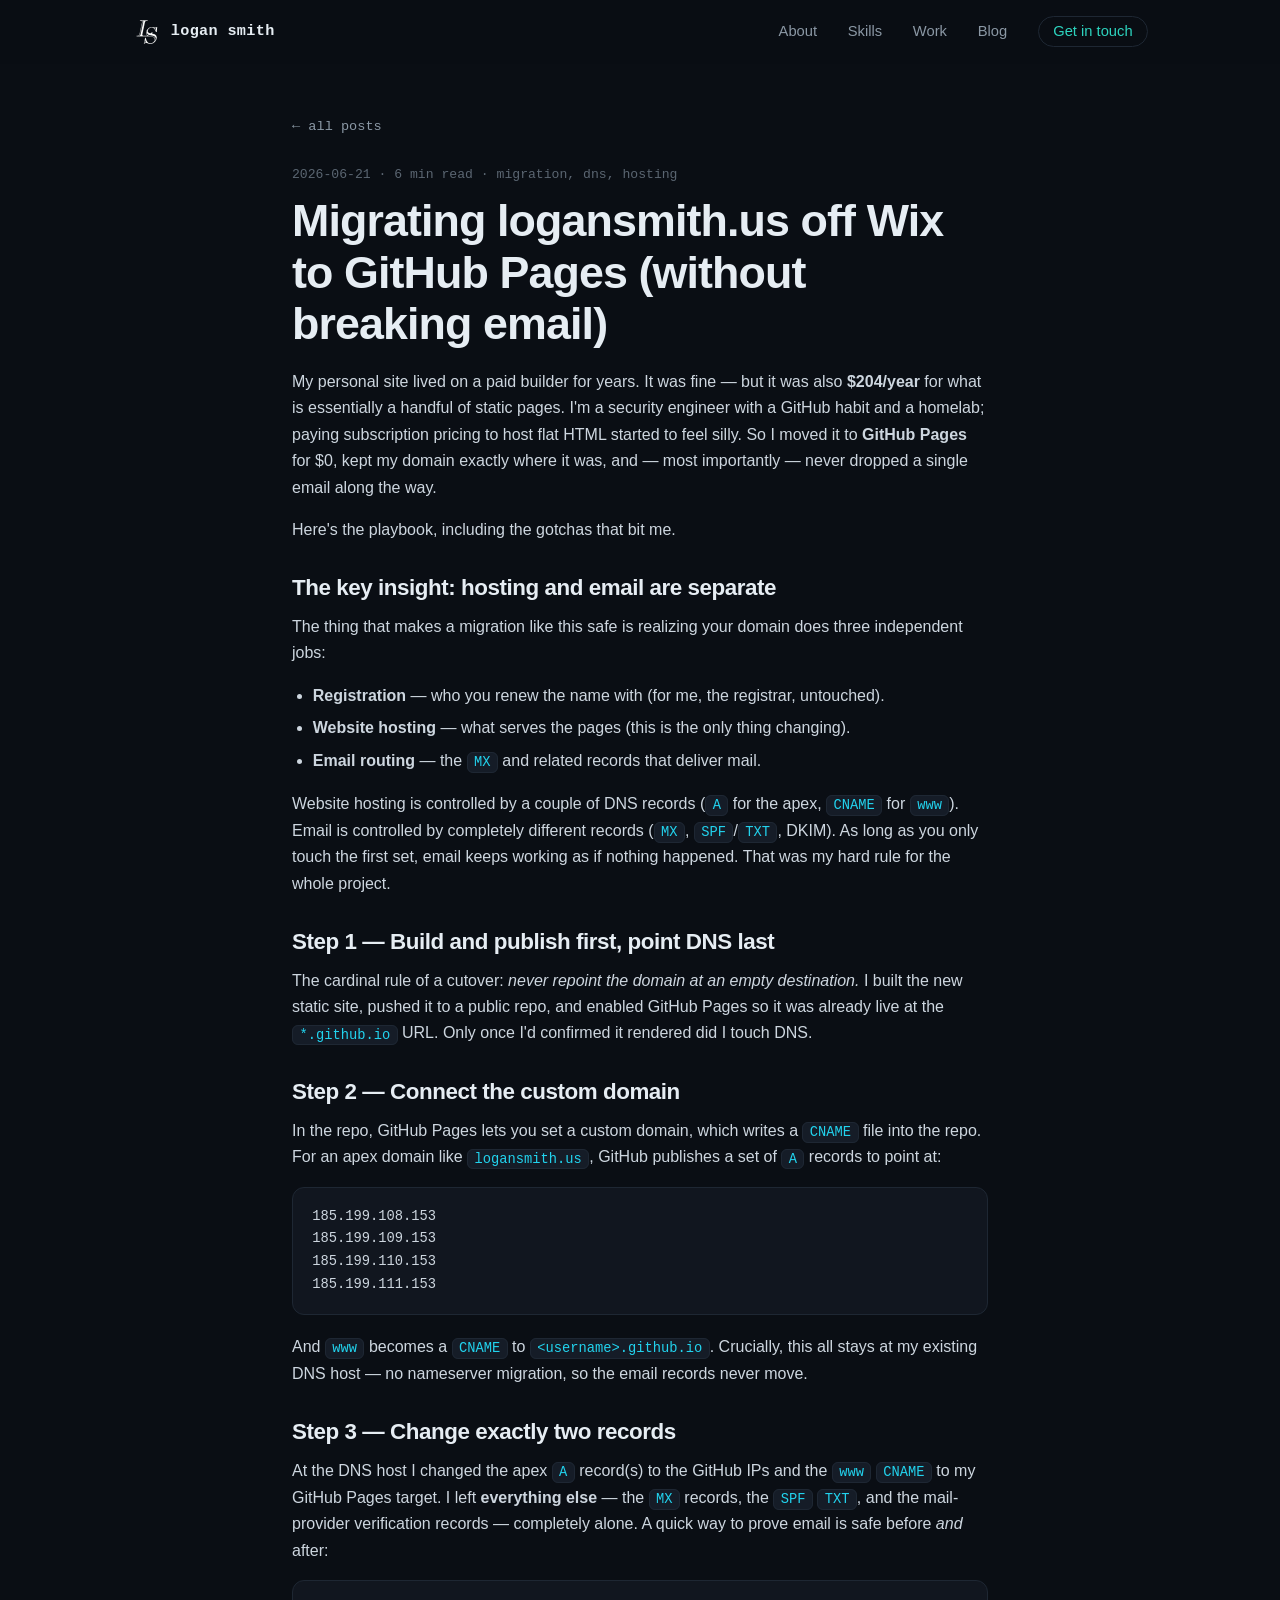
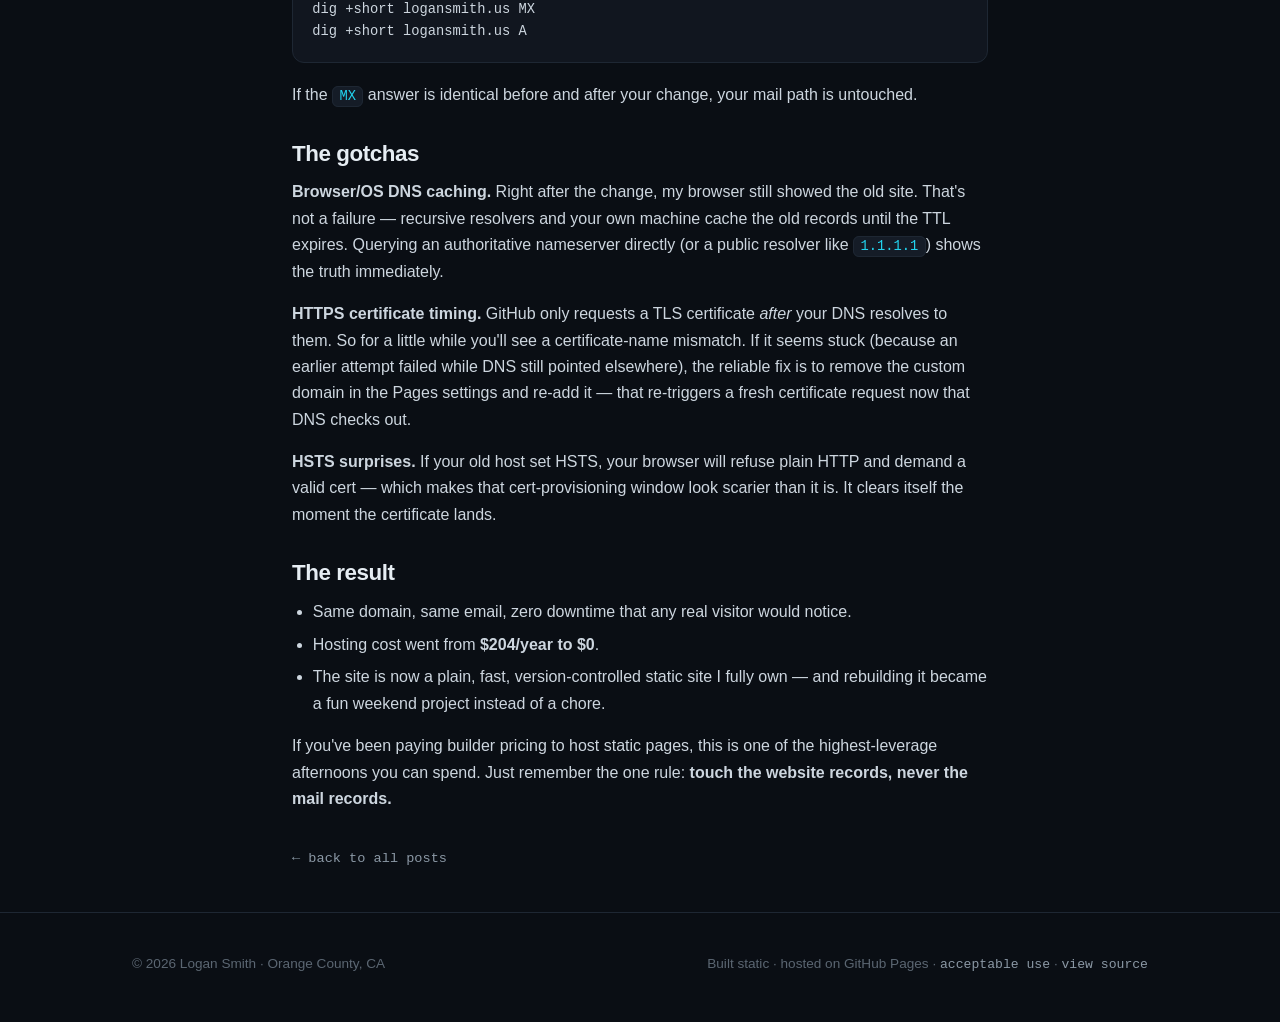
<file: post-wix-to-github.html>
<!DOCTYPE html>
<html lang="en">
<head>
  <meta charset="UTF-8">
  <meta name="viewport" content="width=device-width, initial-scale=1.0">
  <title>Migrating off Wix to GitHub Pages (without breaking email) — Logan Smith</title>
  <meta name="description" content="How I moved logansmith.us off a paid site builder to free static hosting on GitHub Pages while keeping custom-domain email intact.">
  <meta name="theme-color" content="#0a0e14">
  <link rel="icon" type="image/png" href="favicon.png">
  <link rel="apple-touch-icon" href="apple-touch-icon.png">
  <link rel="manifest" href="site.webmanifest">
  <meta property="og:title" content="Migrating off Wix to GitHub Pages (without breaking email)">
  <meta property="og:description" content="Drop the subscription, keep the domain and email, go static.">
  <meta property="og:type" content="article">
  <meta property="og:url" content="https://logansmith.us/post-wix-to-github.html">
  <meta property="og:image" content="https://logansmith.us/profile.jpg">
  <meta name="twitter:card" content="summary">
  <link rel="canonical" href="https://logansmith.us/post-wix-to-github.html">
  <link rel="alternate" type="application/rss+xml" title="Logan Smith — Blog" href="https://logansmith.us/feed.xml">
  <link rel="describedby" type="text/markdown" href="https://logansmith.us/llms.txt">
  <link rel="stylesheet" href="style.css?v=2">
</head>
<body>
  <header class="site-header" id="header">
    <nav class="nav" aria-label="Primary">
      <a class="brand" href="/" aria-label="Logan Smith home"><img src="ls-logo.png" alt=""><span>logan&nbsp;smith</span></a>
      <button class="nav-toggle" id="navToggle" aria-label="Toggle menu" aria-expanded="false" aria-controls="navLinks">
        <svg width="24" height="24" viewBox="0 0 24 24" fill="none" stroke="currentColor" stroke-width="2" stroke-linecap="round"><line x1="3" y1="6" x2="21" y2="6"/><line x1="3" y1="12" x2="21" y2="12"/><line x1="3" y1="18" x2="21" y2="18"/></svg>
      </button>
      <ul class="nav-links" id="navLinks">
        <li><a href="index.html#about">About</a></li>
        <li><a href="index.html#skills">Skills</a></li>
        <li><a href="index.html#work">Work</a></li>
        <li><a href="blog.html">Blog</a></li>
        <li><a class="nav-cta" href="index.html#contact">Get in touch</a></li>
      </ul>
    </nav>
  </header>

  <main class="page-top">
    <article class="article container">
      <a class="back-link" href="blog.html">← all posts</a>
      <p class="meta">2026-06-21 · 6 min read · migration, dns, hosting</p>
      <h1>Migrating logansmith.us off Wix to GitHub Pages (without breaking email)</h1>

      <p>My personal site lived on a paid builder for years. It was fine — but it was also <strong>$204/year</strong> for what is essentially a handful of static pages. I'm a security engineer with a GitHub habit and a homelab; paying subscription pricing to host flat HTML started to feel silly. So I moved it to <strong>GitHub Pages</strong> for $0, kept my domain exactly where it was, and — most importantly — never dropped a single email along the way.</p>
      <p>Here's the playbook, including the gotchas that bit me.</p>

      <h2>The key insight: hosting and email are separate</h2>
      <p>The thing that makes a migration like this safe is realizing your domain does three independent jobs:</p>
      <ul>
        <li><strong>Registration</strong> — who you renew the name with (for me, the registrar, untouched).</li>
        <li><strong>Website hosting</strong> — what serves the pages (this is the only thing changing).</li>
        <li><strong>Email routing</strong> — the <code>MX</code> and related records that deliver mail.</li>
      </ul>
      <p>Website hosting is controlled by a couple of DNS records (<code>A</code> for the apex, <code>CNAME</code> for <code>www</code>). Email is controlled by completely different records (<code>MX</code>, <code>SPF</code>/<code>TXT</code>, DKIM). As long as you only touch the first set, email keeps working as if nothing happened. That was my hard rule for the whole project.</p>

      <h2>Step 1 — Build and publish first, point DNS last</h2>
      <p>The cardinal rule of a cutover: <em>never repoint the domain at an empty destination.</em> I built the new static site, pushed it to a public repo, and enabled GitHub Pages so it was already live at the <code>*.github.io</code> URL. Only once I'd confirmed it rendered did I touch DNS.</p>

      <h2>Step 2 — Connect the custom domain</h2>
      <p>In the repo, GitHub Pages lets you set a custom domain, which writes a <code>CNAME</code> file into the repo. For an apex domain like <code>logansmith.us</code>, GitHub publishes a set of <code>A</code> records to point at:</p>
      <pre><code>185.199.108.153
185.199.109.153
185.199.110.153
185.199.111.153</code></pre>
      <p>And <code>www</code> becomes a <code>CNAME</code> to <code>&lt;username&gt;.github.io</code>. Crucially, this all stays at my existing DNS host — no nameserver migration, so the email records never move.</p>

      <h2>Step 3 — Change exactly two records</h2>
      <p>At the DNS host I changed the apex <code>A</code> record(s) to the GitHub IPs and the <code>www</code> <code>CNAME</code> to my GitHub Pages target. I left <strong>everything else</strong> — the <code>MX</code> records, the <code>SPF</code> <code>TXT</code>, and the mail-provider verification records — completely alone. A quick way to prove email is safe before <em>and</em> after:</p>
      <pre><code>dig +short logansmith.us MX
dig +short logansmith.us A</code></pre>
      <p>If the <code>MX</code> answer is identical before and after your change, your mail path is untouched.</p>

      <h2>The gotchas</h2>
      <p><strong>Browser/OS DNS caching.</strong> Right after the change, my browser still showed the old site. That's not a failure — recursive resolvers and your own machine cache the old records until the TTL expires. Querying an authoritative nameserver directly (or a public resolver like <code>1.1.1.1</code>) shows the truth immediately.</p>
      <p><strong>HTTPS certificate timing.</strong> GitHub only requests a TLS certificate <em>after</em> your DNS resolves to them. So for a little while you'll see a certificate-name mismatch. If it seems stuck (because an earlier attempt failed while DNS still pointed elsewhere), the reliable fix is to remove the custom domain in the Pages settings and re-add it — that re-triggers a fresh certificate request now that DNS checks out.</p>
      <p><strong>HSTS surprises.</strong> If your old host set HSTS, your browser will refuse plain HTTP and demand a valid cert — which makes that cert-provisioning window look scarier than it is. It clears itself the moment the certificate lands.</p>

      <h2>The result</h2>
      <ul>
        <li>Same domain, same email, zero downtime that any real visitor would notice.</li>
        <li>Hosting cost went from <strong>$204/year to $0</strong>.</li>
        <li>The site is now a plain, fast, version-controlled static site I fully own — and rebuilding it became a fun weekend project instead of a chore.</li>
      </ul>
      <p>If you've been paying builder pricing to host static pages, this is one of the highest-leverage afternoons you can spend. Just remember the one rule: <strong>touch the website records, never the mail records.</strong></p>

      <p style="margin-top:2rem;"><a class="back-link" href="blog.html">← back to all posts</a></p>
    </article>
  </main>

  <footer class="site-footer">
    <div class="container">
      <span>© <span id="year"></span> Logan Smith · Orange County, CA</span>
      <span>Built static · hosted on GitHub Pages · <a href="/acceptable-use.html">acceptable use</a> · <a href="https://github.com/Logans415/logansmith-us" target="_blank" rel="noopener">view source</a></span>
    </div>
  </footer>
  <script src="script.js?v=2"></script>
</body>
</html>
</file>
<file: style.css>
/* ============================================================
   logansmith.us — dark security/tech theme
   System fonts only (no external CDNs). Built for speed + privacy.
   ============================================================ */

:root {
  --bg: #0a0e14;
  --bg-soft: #0e131c;
  --surface: #11161f;
  --surface-2: #151c27;
  --border: #1e2733;
  --border-soft: #18212d;
  --text: #e6edf3;
  --muted: #8b98a5;
  --muted-2: #5b6672;
  --accent: #2dd4bf;
  --accent-2: #22d3ee;
  --accent-3: #7c3aed;
  --danger: #f43f5e;
  --maxw: 1080px;
  --mono: ui-monospace, "JetBrains Mono", "SF Mono", Menlo, Consolas, "Liberation Mono", monospace;
  --sans: -apple-system, BlinkMacSystemFont, "Segoe UI", Roboto, Helvetica, Arial, sans-serif;
  --radius: 14px;
  --header-h: 64px;
}

* { box-sizing: border-box; margin: 0; padding: 0; }
html { scroll-behavior: smooth; scroll-padding-top: calc(var(--header-h) + 16px); -webkit-text-size-adjust: 100%; }

body {
  font-family: var(--sans);
  background: var(--bg);
  color: var(--text);
  line-height: 1.65;
  -webkit-font-smoothing: antialiased;
  overflow-x: hidden;
}

a { color: var(--accent); text-decoration: none; transition: color .15s ease; }
a:hover { color: var(--accent-2); }
img { max-width: 100%; display: block; }
::selection { background: rgba(45,212,191,.25); }

:focus-visible { outline: 2px solid var(--accent); outline-offset: 3px; border-radius: 4px; }

.container { width: 100%; max-width: var(--maxw); margin: 0 auto; padding: 0 clamp(1.1rem, 4vw, 2rem); }

/* ---------- Mono section label ---------- */
.label {
  font-family: var(--mono);
  font-size: .8rem;
  letter-spacing: .04em;
  color: var(--accent);
  margin-bottom: .6rem;
  display: inline-flex;
  align-items: center;
  gap: .4rem;
}
.label::before { content: "//"; color: var(--muted-2); }

h1, h2, h3 { line-height: 1.15; font-weight: 700; letter-spacing: -.02em; }
section h2 { font-size: clamp(1.6rem, 4vw, 2.3rem); margin-bottom: 1rem; }
.muted { color: var(--muted); }

/* ---------- Header / nav ---------- */
.site-header {
  position: fixed; inset: 0 0 auto 0; height: var(--header-h); z-index: 100;
  display: flex; align-items: center;
  background: rgba(10,14,20,.72);
  backdrop-filter: blur(12px);
  border-bottom: 1px solid transparent;
  transition: border-color .25s ease, background .25s ease;
}
.site-header.scrolled { border-bottom-color: var(--border); }
.nav { display: flex; align-items: center; justify-content: space-between; width: 100%; max-width: var(--maxw); margin: 0 auto; padding: 0 clamp(1.1rem, 4vw, 2rem); }
.brand { display: flex; align-items: center; gap: .55rem; font-weight: 700; letter-spacing: .02em; color: var(--text); }
.brand img { width: 30px; height: 30px; }
.brand span { font-family: var(--mono); font-size: .95rem; }
.nav-links { display: flex; align-items: center; gap: clamp(1rem, 2.4vw, 2rem); list-style: none; }
.nav-links a { color: var(--muted); font-size: .92rem; font-weight: 500; }
.nav-links a:hover { color: var(--text); }
.nav-cta { color: var(--accent) !important; border: 1px solid var(--border); padding: .4rem .9rem; border-radius: 999px; }
.nav-cta:hover { border-color: var(--accent); background: rgba(45,212,191,.08); }
.nav-toggle { display: none; background: none; border: 0; color: var(--text); cursor: pointer; padding: .4rem; }

/* ---------- Hero ---------- */
.hero {
  position: relative; min-height: 100vh; display: flex; align-items: center;
  padding: calc(var(--header-h) + 3rem) 0 4rem;
  overflow: hidden;
}
.hero-bg { position: absolute; inset: 0; z-index: 0; }
.hero-bg::before { /* grid */
  content: ""; position: absolute; inset: 0;
  background-image: linear-gradient(rgba(45,212,191,.05) 1px, transparent 1px),
                    linear-gradient(90deg, rgba(45,212,191,.05) 1px, transparent 1px);
  background-size: 46px 46px;
  mask-image: radial-gradient(ellipse 80% 70% at 50% 30%, #000 35%, transparent 78%);
  -webkit-mask-image: radial-gradient(ellipse 80% 70% at 50% 30%, #000 35%, transparent 78%);
}
.hero-bg::after { /* glow */
  content: ""; position: absolute; top: -20%; left: 50%; transform: translateX(-50%);
  width: 900px; height: 600px; max-width: 120vw;
  background: radial-gradient(circle at 50% 40%, rgba(45,212,191,.16), rgba(124,58,237,.08) 45%, transparent 70%);
  filter: blur(10px);
}
.hero .container { position: relative; z-index: 1; }
.hero-kicker { font-family: var(--mono); color: var(--accent); font-size: .9rem; margin-bottom: 1rem; }
.hero-kicker .blink { color: var(--accent-2); animation: blink 1.1s steps(1) infinite; }
.hero h1 { font-size: clamp(2.6rem, 8vw, 5rem); margin-bottom: .5rem; }
.hero h1 .grad { background: linear-gradient(120deg, var(--accent), var(--accent-2) 50%, var(--accent-3)); -webkit-background-clip: text; background-clip: text; color: transparent; }
.typed-wrap { font-size: clamp(1.1rem, 3.4vw, 1.7rem); font-weight: 600; color: var(--text); min-height: 1.6em; }
.typed { color: var(--accent); }
.cursor { display: inline-block; width: .6ch; color: var(--accent-2); animation: blink 1.1s steps(1) infinite; }
.hero p.lead { color: var(--muted); font-size: clamp(1rem, 2.2vw, 1.18rem); max-width: 58ch; margin: 1.2rem 0 2rem; }
.hero-actions { display: flex; flex-wrap: wrap; gap: .8rem; }

/* ---------- Buttons ---------- */
.btn { display: inline-flex; align-items: center; gap: .5rem; font-weight: 600; font-size: .95rem; padding: .7rem 1.3rem; border-radius: 999px; border: 1px solid var(--border); cursor: pointer; transition: all .18s ease; }
.btn-primary { background: linear-gradient(120deg, var(--accent), var(--accent-2)); color: #04130f; border-color: transparent; }
.btn-primary:hover { color: #04130f; transform: translateY(-2px); box-shadow: 0 10px 30px -10px rgba(45,212,191,.5); }
.btn-ghost { color: var(--text); background: transparent; }
.btn-ghost:hover { color: var(--text); border-color: var(--accent); background: rgba(45,212,191,.06); }

/* ---------- Sections ---------- */
section { padding: clamp(3.5rem, 9vw, 6rem) 0; position: relative; }
.section-soft { background: var(--bg-soft); border-block: 1px solid var(--border-soft); }
.lead-2 { color: var(--muted); max-width: 62ch; }

/* About */
.about-grid { display: grid; grid-template-columns: 280px 1fr; gap: clamp(1.5rem, 5vw, 3.5rem); align-items: start; }
.headshot { position: relative; border-radius: 18px; overflow: hidden; border: 1px solid var(--border); }
.headshot img { width: 100%; aspect-ratio: 1; object-fit: cover; }
.headshot::after { content: ""; position: absolute; inset: 0; box-shadow: inset 0 0 0 1px rgba(45,212,191,.25); border-radius: 18px; pointer-events: none; }
.about-body p + p { margin-top: 1rem; }
.facts { list-style: none; margin-top: 1.5rem; display: grid; gap: .55rem; }
.facts li { display: flex; gap: .7rem; align-items: baseline; font-size: .95rem; }
.facts .k { font-family: var(--mono); color: var(--accent); font-size: .82rem; min-width: 92px; }

/* Skills */
.skill-groups { display: grid; grid-template-columns: repeat(auto-fit, minmax(230px, 1fr)); gap: 1.1rem; margin-top: 1.8rem; }
.skill-card { background: var(--surface); border: 1px solid var(--border); border-radius: var(--radius); padding: 1.4rem; transition: transform .18s ease, border-color .18s ease; }
.skill-card:hover { transform: translateY(-3px); border-color: rgba(45,212,191,.4); }
.skill-card h3 { font-size: 1.05rem; margin-bottom: .9rem; display: flex; align-items: center; gap: .5rem; }
.skill-card h3 .dot { width: 8px; height: 8px; border-radius: 50%; background: var(--accent); box-shadow: 0 0 10px var(--accent); }
.chips { display: flex; flex-wrap: wrap; gap: .45rem; }
.chip { font-family: var(--mono); font-size: .78rem; color: var(--muted); background: var(--surface-2); border: 1px solid var(--border); border-radius: 8px; padding: .28rem .6rem; }

/* Timeline */
.timeline { margin-top: 1.8rem; border-left: 1px solid var(--border); padding-left: 1.6rem; display: grid; gap: 1.8rem; }
.tl-item { position: relative; }
.tl-item::before { content: ""; position: absolute; left: calc(-1.6rem - 5px); top: .35rem; width: 10px; height: 10px; border-radius: 50%; background: var(--accent); box-shadow: 0 0 0 4px rgba(45,212,191,.12); }
.tl-when { font-family: var(--mono); font-size: .8rem; color: var(--muted-2); }
.tl-role { font-weight: 700; font-size: 1.1rem; }
.tl-org { color: var(--accent); font-weight: 600; }

/* Work cards */
.work-grid { display: grid; grid-template-columns: repeat(auto-fit, minmax(280px, 1fr)); gap: 1.2rem; margin-top: 1.8rem; }
.work-card { background: var(--surface); border: 1px solid var(--border); border-radius: var(--radius); overflow: hidden; display: flex; flex-direction: column; transition: transform .18s ease, border-color .18s ease; }
.work-card:hover { transform: translateY(-4px); border-color: rgba(45,212,191,.4); }
.work-card .thumb { aspect-ratio: 16/10; overflow: hidden; background: var(--surface-2); }
.work-card .thumb img { width: 100%; height: 100%; object-fit: cover; }
.work-card .body { padding: 1.3rem; }
.work-card h3 { font-size: 1.15rem; margin-bottom: .5rem; }
.work-card p { color: var(--muted); font-size: .92rem; }
.work-tag { font-family: var(--mono); font-size: .72rem; color: var(--accent); text-transform: uppercase; letter-spacing: .08em; }

/* Blog teaser / list */
.post-list { display: grid; gap: 1rem; margin-top: 1.8rem; }
.post-item { display: block; background: var(--surface); border: 1px solid var(--border); border-radius: var(--radius); padding: 1.3rem 1.5rem; transition: transform .16s ease, border-color .16s ease; }
.post-item:hover { transform: translateX(4px); border-color: rgba(45,212,191,.4); }
.post-item .date { font-family: var(--mono); font-size: .78rem; color: var(--muted-2); }
.post-item h3 { color: var(--text); font-size: 1.2rem; margin: .3rem 0 .4rem; }
.post-item p { color: var(--muted); font-size: .92rem; }
.post-item .more { color: var(--accent); font-family: var(--mono); font-size: .82rem; margin-top: .7rem; display: inline-block; }

/* Contact */
.contact-card { background: var(--surface); border: 1px solid var(--border); border-radius: var(--radius); padding: clamp(1.5rem, 4vw, 2.5rem); margin-top: 1.8rem; }
.contact-actions { display: flex; flex-wrap: wrap; gap: .8rem; margin-top: 1.4rem; }
.contact-actions .btn { font-family: var(--mono); font-size: .88rem; }

/* Footer */
.site-footer { border-top: 1px solid var(--border); padding: 2.5rem 0; color: var(--muted-2); font-size: .85rem; }
.site-footer .container { display: flex; flex-wrap: wrap; gap: .8rem 1.5rem; justify-content: space-between; align-items: center; }
.site-footer a { color: var(--muted); font-family: var(--mono); font-size: .82rem; }
.site-footer a:hover { color: var(--accent); }

/* ---------- Article (blog post + blog index) ---------- */
.page-top { padding-top: calc(var(--header-h) + 3rem); }
.article { max-width: 760px; }
.article .meta { font-family: var(--mono); font-size: .82rem; color: var(--muted-2); margin-bottom: .6rem; }
.article h1 { font-size: clamp(1.9rem, 5vw, 2.8rem); margin-bottom: 1.2rem; }
.article h2 { font-size: 1.4rem; margin: 2rem 0 .8rem; }
.article p { color: #cdd6df; margin-bottom: 1rem; }
.article ul, .article ol { color: #cdd6df; margin: 0 0 1rem 1.3rem; display: grid; gap: .4rem; }
.article code { font-family: var(--mono); font-size: .86em; background: var(--surface-2); border: 1px solid var(--border); padding: .12rem .4rem; border-radius: 6px; color: var(--accent-2); }
.article pre { background: var(--surface); border: 1px solid var(--border); border-radius: 12px; padding: 1.1rem 1.2rem; overflow-x: auto; margin: 0 0 1.2rem; }
.article pre code { background: none; border: 0; padding: 0; color: #cdd6df; }
.article blockquote { border-left: 3px solid var(--accent); padding: .3rem 0 .3rem 1.1rem; color: var(--muted); margin: 0 0 1.2rem; }
.back-link { font-family: var(--mono); font-size: .85rem; color: var(--muted); display: inline-block; margin-bottom: 1.6rem; }
.back-link:hover { color: var(--accent); }

/* ---------- Reveal animation ---------- */
.reveal { opacity: 0; transform: translateY(18px); transition: opacity .6s ease, transform .6s ease; }
.reveal.in { opacity: 1; transform: none; }

/* ---------- Animations ---------- */
@keyframes blink { 0%,50% { opacity: 1; } 50.01%,100% { opacity: 0; } }

/* ---------- Responsive ---------- */
@media (max-width: 760px) {
  .nav-links { position: fixed; inset: var(--header-h) 0 auto 0; flex-direction: column; align-items: stretch; gap: 0; background: rgba(10,14,20,.97); backdrop-filter: blur(12px); border-bottom: 1px solid var(--border); padding: .5rem 0; transform: translateY(-130%); transition: transform .28s ease; }
  .nav-links.open { transform: none; }
  .nav-links li { border-top: 1px solid var(--border-soft); }
  .nav-links a { display: block; padding: .9rem clamp(1.1rem,4vw,2rem); }
  .nav-cta { border: 0 !important; border-radius: 0; }
  .nav-toggle { display: inline-flex; }
  .about-grid { grid-template-columns: 1fr; }
  .headshot { max-width: 240px; }
}

@media (prefers-reduced-motion: reduce) {
  * { scroll-behavior: auto !important; }
  .reveal { opacity: 1 !important; transform: none !important; transition: none !important; }
  .cursor, .blink { animation: none !important; }
}
</file>
